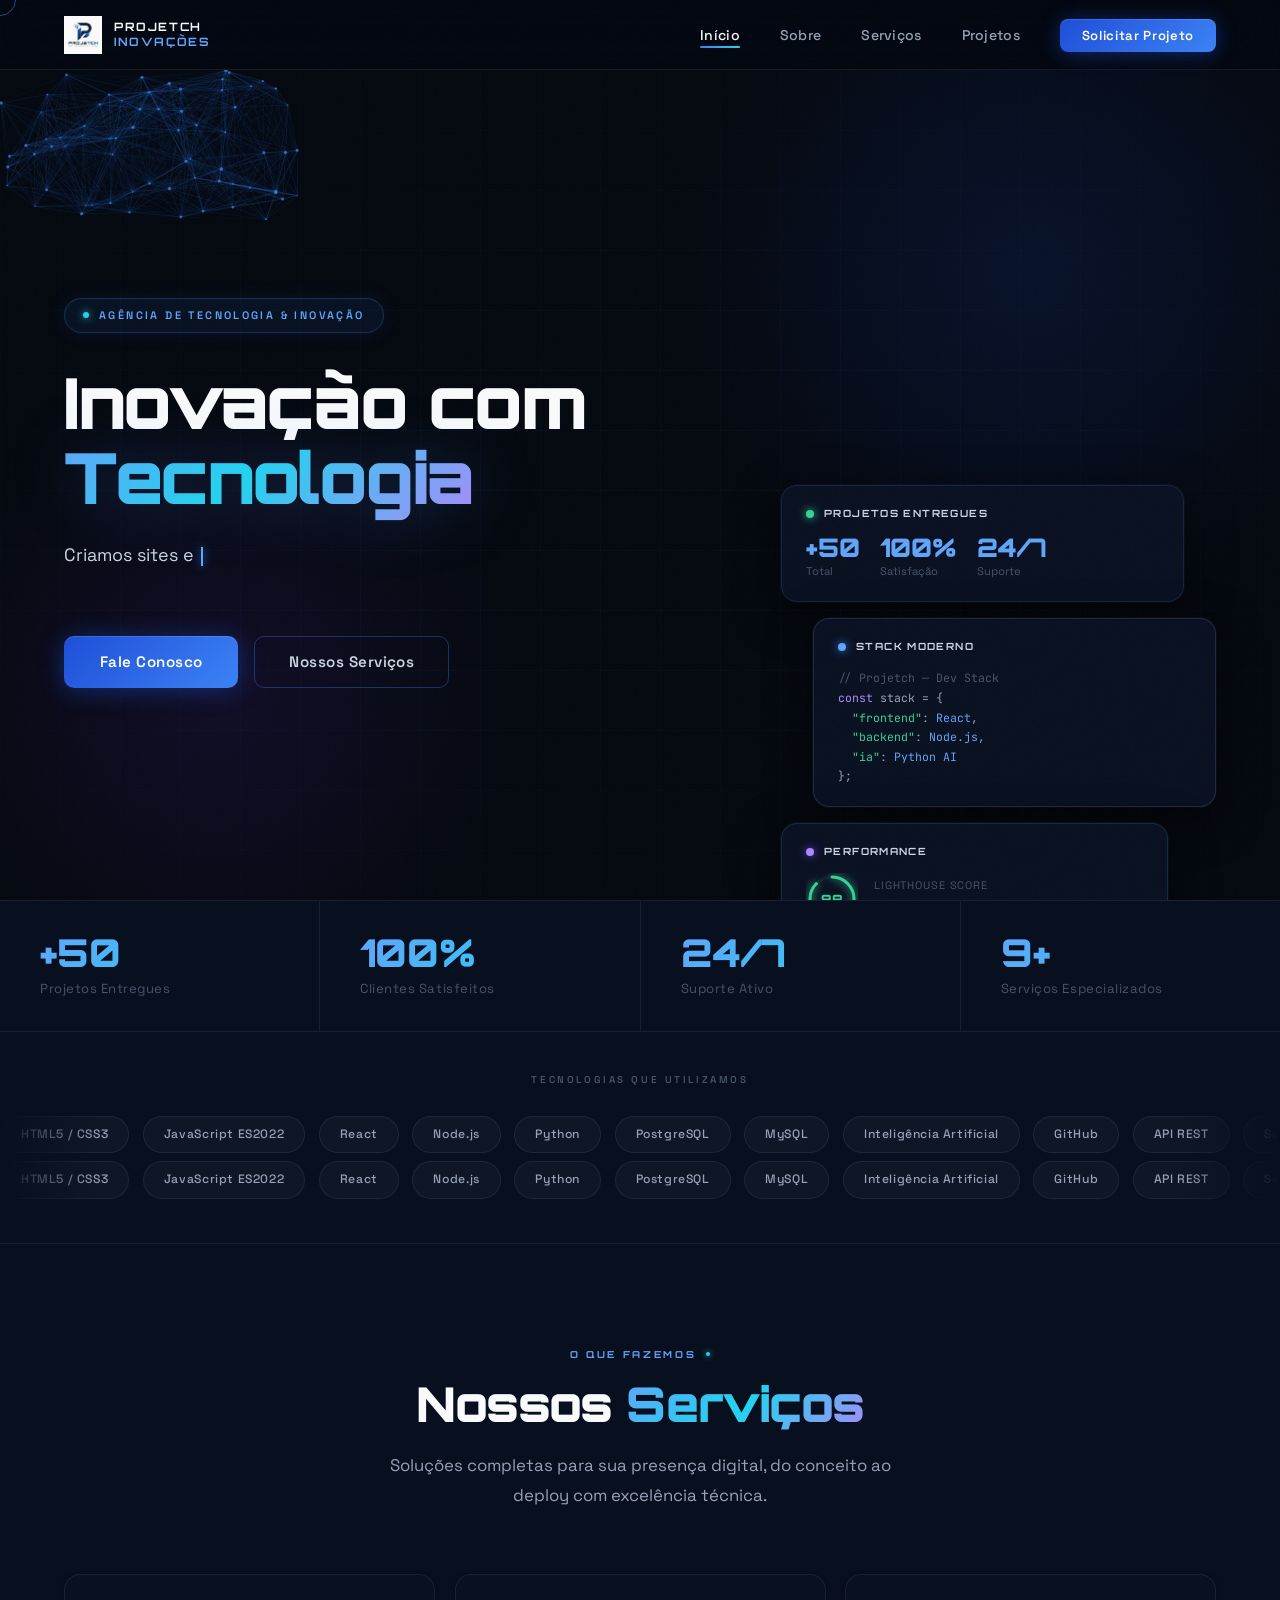
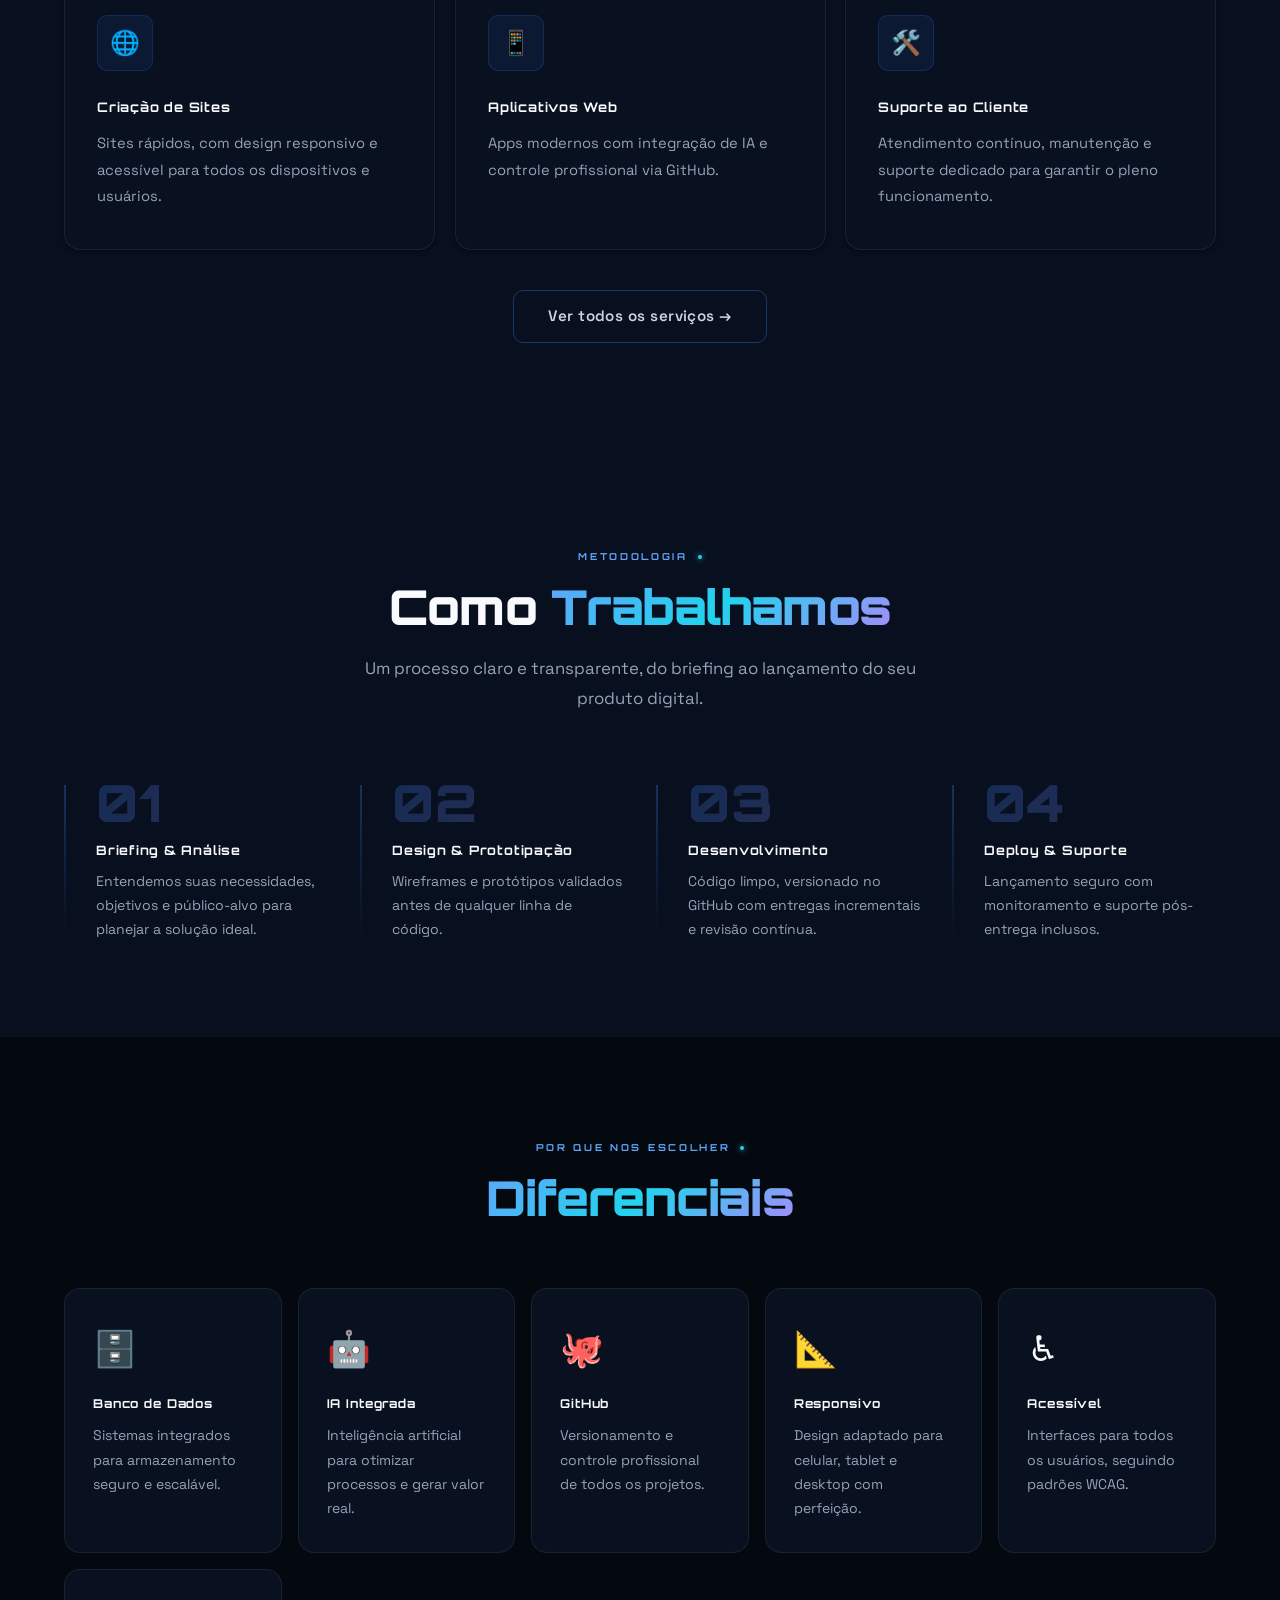
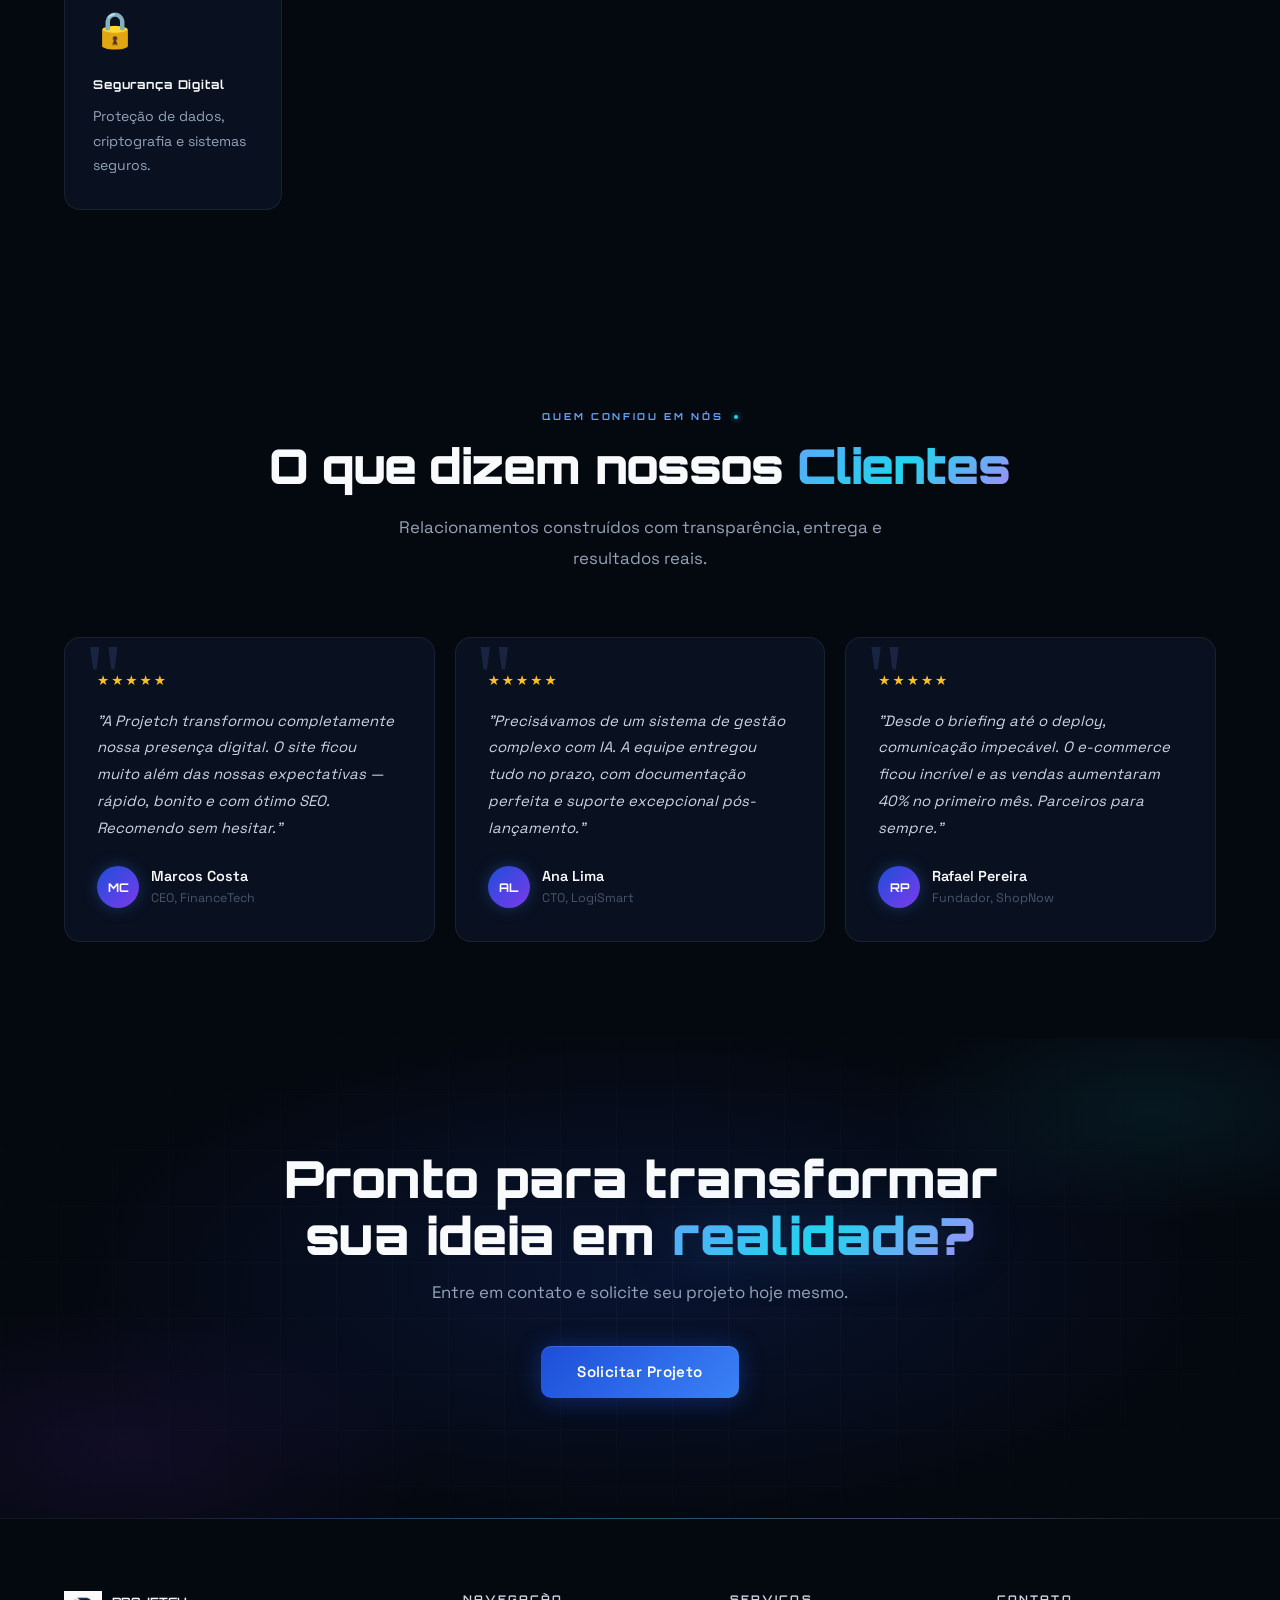
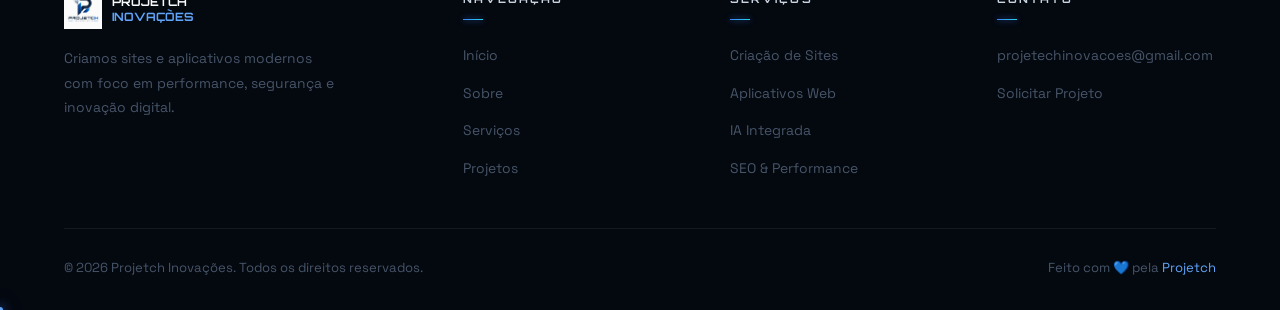
<file: index.html>
<!DOCTYPE html>
<html lang="pt-BR">
<head>
  <meta charset="UTF-8">
  <meta name="viewport" content="width=device-width, initial-scale=1.0">
  <meta name="description" content="Projetch Inovações — Agência de tecnologia especializada em sites, aplicativos, IA integrada e segurança digital.">
  <title>Projetch Inovações | Início</title>
  <link rel="preconnect" href="https://fonts.googleapis.com">
  <link rel="preconnect" href="https://fonts.gstatic.com" crossorigin>
  <link rel="stylesheet" href="style.css">
</head>
<body>

<!-- ══ LOADING SCREEN ══ -->
<div id="loader" aria-hidden="true">
  <div class="loader-logo">PROJETCH</div>
  <div class="loader-bar"><div class="loader-bar-fill"></div></div>
</div>

<!-- ══ NAV ══ -->
<nav role="navigation" aria-label="Navegação principal">
  <a class="nav-logo" href="index.html" aria-label="Projetch Inovações — Página inicial">
    <img src="logo_Projetch.png" alt="Logo Projetch" onerror="this.style.display='none'">
    <div class="nav-logo-text">PROJETCH<br><span>INOVAÇÕES</span></div>
  </a>
  <ul class="nav-links" role="list">
    <li><a href="index.html">Início</a></li>
    <li><a href="sobre.html">Sobre</a></li>
    <li><a href="servicos.html">Serviços</a></li>
    <li><a href="projetos.html">Projetos</a></li>
    <li><a href="contato.html" class="nav-cta">Solicitar Projeto</a></li>
  </ul>
  <button class="hamburger" id="hamburger" onclick="toggleMobile()" aria-label="Abrir menu" aria-expanded="false">
    <span></span><span></span><span></span>
  </button>
</nav>

<!-- ══ MOBILE MENU ══ -->
<nav class="mobile-menu" id="mobile-menu" aria-label="Menu mobile">
  <a href="index.html">Início</a>
  <a href="sobre.html">Sobre</a>
  <a href="servicos.html">Serviços</a>
  <a href="projetos.html">Projetos</a>
  <a href="contato.html">Solicitar Projeto</a>
</nav>

<!-- ══ HERO ══ -->
<div class="hero-wrap">
  <section class="hero" aria-label="Seção principal">
    <div class="hero-bg" aria-hidden="true"></div>
    <div class="hero-grid" aria-hidden="true"></div>
    <canvas id="hero-canvas" aria-hidden="true"></canvas>

    <div class="hero-content">
      <div class="hero-badge">Agência de Tecnologia &amp; Inovação</div>
      <h1>Inovação com<br><em>Tecnologia</em></h1>
      <div class="hero-typed-wrap" aria-live="polite"></div>
      <div class="hero-btns">
        <a class="btn-primary" href="contato.html">Fale Conosco</a>
        <a class="btn-ghost" href="servicos.html">Nossos Serviços</a>
      </div>
    </div>

    <!-- ── FLOATING CARDS ── -->
    <div class="hero-visual" aria-hidden="true">

      <!-- Card 1: Métricas de projeto -->
      <div class="hcard hcard-1">
        <div class="hcard-header">
          <div class="hcard-dot green"></div>
          <div class="hcard-title">Projetos Entregues</div>
        </div>
        <div class="hcard-stats">
          <div>
            <div class="hcard-stat-n">+50</div>
            <div class="hcard-stat-l">Total</div>
          </div>
          <div>
            <div class="hcard-stat-n">100%</div>
            <div class="hcard-stat-l">Satisfação</div>
          </div>
          <div>
            <div class="hcard-stat-n">24/7</div>
            <div class="hcard-stat-l">Suporte</div>
          </div>
        </div>
      </div>

      <!-- Card 2: Code snippet -->
      <div class="hcard hcard-2">
        <div class="hcard-header">
          <div class="hcard-dot blue"></div>
          <div class="hcard-title">Stack Moderno</div>
        </div>
        <div class="hcard-code">
          <span class="cm">// Projetch — Dev Stack</span><br>
          <span class="kw">const</span> stack = {<br>
          &nbsp;&nbsp;<span class="str">"frontend"</span>: <span class="fn">React</span>,<br>
          &nbsp;&nbsp;<span class="str">"backend"</span>: <span class="fn">Node.js</span>,<br>
          &nbsp;&nbsp;<span class="str">"ia"</span>: <span class="fn">Python AI</span><br>
          };
        </div>
      </div>

      <!-- Card 3: Performance score -->
      <div class="hcard hcard-3">
        <div class="hcard-header">
          <div class="hcard-dot purple"></div>
          <div class="hcard-title">Performance</div>
        </div>
        <div class="hcard-score">
          <div class="hcard-score-ring">
            <svg width="52" height="52" viewBox="0 0 52 52" aria-hidden="true">
              <circle class="bg" cx="26" cy="26" r="22"/>
              <circle class="fg" cx="26" cy="26" r="22"/>
            </svg>
            <div class="hcard-score-num">98</div>
          </div>
          <div class="hcard-score-info">
            <div class="hcard-score-label">Lighthouse Score</div>
            <div class="hcard-score-val">Excelente</div>
          </div>
        </div>
      </div>

    </div>
  </section>
</div>

<!-- ══ STATS BAR ══ -->
<div class="stats-bar" role="list" aria-label="Estatísticas da Projetch">
  <div class="stat-item reveal" role="listitem">
    <div class="stat-num">+50</div>
    <div class="stat-label">Projetos Entregues</div>
  </div>
  <div class="stat-item reveal" role="listitem">
    <div class="stat-num">100%</div>
    <div class="stat-label">Clientes Satisfeitos</div>
  </div>
  <div class="stat-item reveal" role="listitem">
    <div class="stat-num">24/7</div>
    <div class="stat-label">Suporte Ativo</div>
  </div>
  <div class="stat-item reveal" role="listitem">
    <div class="stat-num">9+</div>
    <div class="stat-label">Serviços Especializados</div>
  </div>
</div>

<!-- ══ TECH STRIP ══ -->
<div class="tech-section" aria-label="Tecnologias utilizadas">
  <div class="tech-label">Tecnologias que utilizamos</div>
  <div class="tech-track-wrap">
    <div class="tech-track" role="list">
      <div class="tech-pill" role="listitem">HTML5 / CSS3</div>
      <div class="tech-pill" role="listitem">JavaScript ES2022</div>
      <div class="tech-pill" role="listitem">React</div>
      <div class="tech-pill" role="listitem">Node.js</div>
      <div class="tech-pill" role="listitem">Python</div>
      <div class="tech-pill" role="listitem">PostgreSQL</div>
      <div class="tech-pill" role="listitem">MySQL</div>
      <div class="tech-pill" role="listitem">Inteligência Artificial</div>
      <div class="tech-pill" role="listitem">GitHub</div>
      <div class="tech-pill" role="listitem">API REST</div>
      <div class="tech-pill" role="listitem">Segurança Digital</div>
      <div class="tech-pill" role="listitem">PWA</div>
      <div class="tech-pill" role="listitem">SEO</div>
      <div class="tech-pill" role="listitem">Docker</div>
    </div>
  </div>
</div>

<!-- ══ SERVIÇOS PREVIEW ══ -->
<section class="home-services" aria-labelledby="services-title">
  <div class="section-head center">
    <div class="section-label reveal">O que fazemos</div>
    <h2 class="section-title reveal" id="services-title">Nossos <span class="hl">Serviços</span></h2>
    <p class="section-sub reveal">Soluções completas para sua presença digital, do conceito ao deploy com excelência técnica.</p>
  </div>
  <div class="home-services-grid">
    <article class="service-card reveal">
      <div class="service-icon" aria-hidden="true">🌐</div>
      <h3>Criação de Sites</h3>
      <p>Sites rápidos, com design responsivo e acessível para todos os dispositivos e usuários.</p>
      <div class="card-accent" aria-hidden="true"></div>
    </article>
    <article class="service-card reveal">
      <div class="service-icon" aria-hidden="true">📱</div>
      <h3>Aplicativos Web</h3>
      <p>Apps modernos com integração de IA e controle profissional via GitHub.</p>
      <div class="card-accent" aria-hidden="true"></div>
    </article>
    <article class="service-card reveal">
      <div class="service-icon" aria-hidden="true">🛠️</div>
      <h3>Suporte ao Cliente</h3>
      <p>Atendimento contínuo, manutenção e suporte dedicado para garantir o pleno funcionamento.</p>
      <div class="card-accent" aria-hidden="true"></div>
    </article>
  </div>
  <div style="text-align:center; margin-top:2.5rem;">
    <a class="btn-ghost" href="servicos.html">Ver todos os serviços →</a>
  </div>
</section>

<!-- ══ COMO TRABALHAMOS ══ -->
<section class="process-section" aria-labelledby="process-title">
  <div class="section-head center">
    <div class="section-label reveal">Metodologia</div>
    <h2 class="section-title reveal" id="process-title">Como <span class="hl">Trabalhamos</span></h2>
    <p class="section-sub reveal">Um processo claro e transparente, do briefing ao lançamento do seu produto digital.</p>
  </div>
  <div class="process-grid">
    <div class="process-card reveal">
      <span class="process-num">01</span>
      <h4>Briefing &amp; Análise</h4>
      <p>Entendemos suas necessidades, objetivos e público-alvo para planejar a solução ideal.</p>
    </div>
    <div class="process-card reveal">
      <span class="process-num">02</span>
      <h4>Design &amp; Prototipação</h4>
      <p>Wireframes e protótipos validados antes de qualquer linha de código.</p>
    </div>
    <div class="process-card reveal">
      <span class="process-num">03</span>
      <h4>Desenvolvimento</h4>
      <p>Código limpo, versionado no GitHub com entregas incrementais e revisão contínua.</p>
    </div>
    <div class="process-card reveal">
      <span class="process-num">04</span>
      <h4>Deploy &amp; Suporte</h4>
      <p>Lançamento seguro com monitoramento e suporte pós-entrega inclusos.</p>
    </div>
  </div>
</section>

<!-- ══ DIFERENCIAIS ══ -->
<section class="home-diff" aria-labelledby="diff-title">
  <div class="section-head center">
    <div class="section-label reveal">Por que nos escolher</div>
    <h2 class="section-title reveal" id="diff-title"><span class="hl">Diferenciais</span></h2>
  </div>
  <div class="home-diff-grid">
    <article class="diff-card reveal">
      <span class="diff-icon" aria-hidden="true">🗄️</span>
      <h4>Banco de Dados</h4>
      <p>Sistemas integrados para armazenamento seguro e escalável.</p>
    </article>
    <article class="diff-card reveal">
      <span class="diff-icon" aria-hidden="true">🤖</span>
      <h4>IA Integrada</h4>
      <p>Inteligência artificial para otimizar processos e gerar valor real.</p>
    </article>
    <article class="diff-card reveal">
      <span class="diff-icon" aria-hidden="true">🐙</span>
      <h4>GitHub</h4>
      <p>Versionamento e controle profissional de todos os projetos.</p>
    </article>
    <article class="diff-card reveal">
      <span class="diff-icon" aria-hidden="true">📐</span>
      <h4>Responsivo</h4>
      <p>Design adaptado para celular, tablet e desktop com perfeição.</p>
    </article>
    <article class="diff-card reveal">
      <span class="diff-icon" aria-hidden="true">♿</span>
      <h4>Acessível</h4>
      <p>Interfaces para todos os usuários, seguindo padrões WCAG.</p>
    </article>
    <article class="diff-card reveal">
      <span class="diff-icon" aria-hidden="true">🔒</span>
      <h4>Segurança Digital</h4>
      <p>Proteção de dados, criptografia e sistemas seguros.</p>
    </article>
  </div>
</section>

<!-- ══ DEPOIMENTOS ══ -->
<section class="testimonials-section" aria-labelledby="testimonials-title">
  <div class="section-head center">
    <div class="section-label reveal">Quem confiou em nós</div>
    <h2 class="section-title reveal" id="testimonials-title">O que dizem nossos <span class="hl">Clientes</span></h2>
    <p class="section-sub reveal">Relacionamentos construídos com transparência, entrega e resultados reais.</p>
  </div>
  <div class="testimonials-grid">
    <article class="testimonial-card reveal">
      <div class="t-stars" aria-label="5 estrelas">★★★★★</div>
      <p class="t-text">"A Projetch transformou completamente nossa presença digital. O site ficou muito além das nossas expectativas — rápido, bonito e com ótimo SEO. Recomendo sem hesitar."</p>
      <div class="t-author">
        <div class="t-avatar" aria-hidden="true">MC</div>
        <div>
          <div class="t-name">Marcos Costa</div>
          <div class="t-role">CEO, FinanceTech</div>
        </div>
      </div>
    </article>
    <article class="testimonial-card reveal">
      <div class="t-stars" aria-label="5 estrelas">★★★★★</div>
      <p class="t-text">"Precisávamos de um sistema de gestão complexo com IA. A equipe entregou tudo no prazo, com documentação perfeita e suporte excepcional pós-lançamento."</p>
      <div class="t-author">
        <div class="t-avatar" aria-hidden="true">AL</div>
        <div>
          <div class="t-name">Ana Lima</div>
          <div class="t-role">CTO, LogiSmart</div>
        </div>
      </div>
    </article>
    <article class="testimonial-card reveal">
      <div class="t-stars" aria-label="5 estrelas">★★★★★</div>
      <p class="t-text">"Desde o briefing até o deploy, comunicação impecável. O e-commerce ficou incrível e as vendas aumentaram 40% no primeiro mês. Parceiros para sempre."</p>
      <div class="t-author">
        <div class="t-avatar" aria-hidden="true">RP</div>
        <div>
          <div class="t-name">Rafael Pereira</div>
          <div class="t-role">Fundador, ShopNow</div>
        </div>
      </div>
    </article>
  </div>
</section>

<!-- ══ CTA ══ -->
<section class="cta-section" aria-labelledby="cta-title">
  <h2 class="reveal" id="cta-title">Pronto para transformar<br>sua ideia em <span class="hl">realidade?</span></h2>
  <p class="reveal">Entre em contato e solicite seu projeto hoje mesmo.</p>
  <a class="btn-primary reveal" href="contato.html">Solicitar Projeto</a>
</section>

<!-- ══ FOOTER ══ -->
<footer role="contentinfo">
  <div class="footer-inner">
    <div class="footer-brand">
      <div class="fb-logo">
        <img src="logo_Projetch.png" alt="Projetch" onerror="this.style.display='none'">
        <div class="fb-logo-text">PROJETCH<br><span>INOVAÇÕES</span></div>
      </div>
      <p>Criamos sites e aplicativos modernos com foco em performance, segurança e inovação digital.</p>
    </div>
    <div class="footer-col">
      <h5>Navegação</h5>
      <ul>
        <li><a href="index.html">Início</a></li>
        <li><a href="sobre.html">Sobre</a></li>
        <li><a href="servicos.html">Serviços</a></li>
        <li><a href="projetos.html">Projetos</a></li>
      </ul>
    </div>
    <div class="footer-col">
      <h5>Serviços</h5>
      <ul>
        <li><a href="servicos.html">Criação de Sites</a></li>
        <li><a href="servicos.html">Aplicativos Web</a></li>
        <li><a href="servicos.html">IA Integrada</a></li>
        <li><a href="servicos.html">SEO &amp; Performance</a></li>
      </ul>
    </div>
    <div class="footer-col">
      <h5>Contato</h5>
      <ul>
        <li><a href="mailto:projetechinovacoes@gmail.com">projetechinovacoes@gmail.com</a></li>
        <li><a href="contato.html">Solicitar Projeto</a></li>
      </ul>
    </div>
  </div>
  <div class="footer-bottom">
    <p>© 2026 Projetch Inovações. Todos os direitos reservados.</p>
    <p>Feito com 💙 pela <a href="index.html">Projetch</a></p>
  </div>
</footer>

<div class="toast" id="toast" role="status" aria-live="polite"></div>
<script src="main.js"></script>
</body>
</html>
</file>
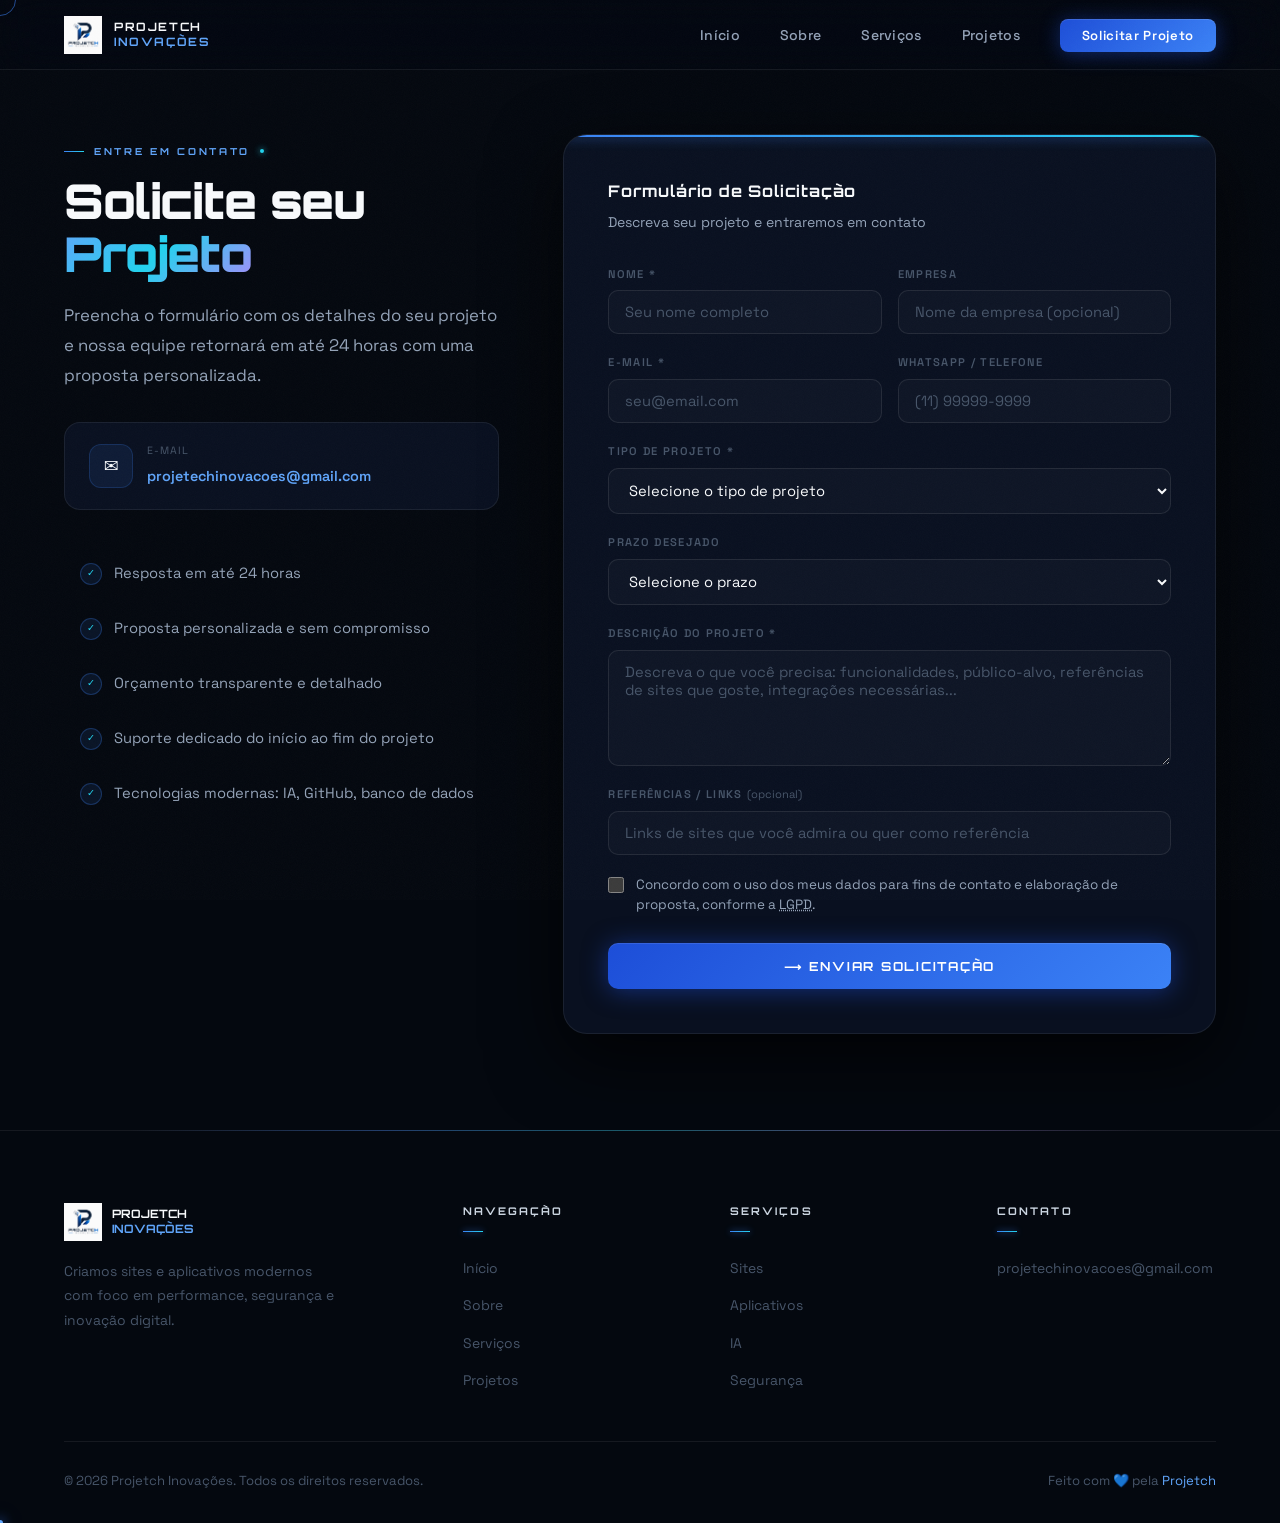
<file: contato.html>
<!DOCTYPE html>
<html lang="pt-BR">
<head>
  <meta charset="UTF-8">
  <meta name="viewport" content="width=device-width, initial-scale=1.0">
  <meta name="description" content="Entre em contato com a Projetch Inovações — solicite seu projeto e receba uma proposta personalizada em até 24h.">
  <title>Projetch Inovações | Contato</title>
  <link rel="preconnect" href="https://fonts.googleapis.com">
  <link rel="preconnect" href="https://fonts.gstatic.com" crossorigin>
  <link rel="stylesheet" href="style.css">
</head>
<body>

<!-- ══ LOADING SCREEN ══ -->
<div id="loader" aria-hidden="true">
  <div class="loader-logo">PROJETCH</div>
  <div class="loader-bar"><div class="loader-bar-fill"></div></div>
</div>

<!-- ══ NAV ══ -->
<nav role="navigation" aria-label="Navegação principal">
  <a class="nav-logo" href="index.html" aria-label="Projetch Inovações — Página inicial">
    <img src="logo_Projetch.png" alt="Logo Projetch" onerror="this.style.display='none'">
    <div class="nav-logo-text">PROJETCH<br><span>INOVAÇÕES</span></div>
  </a>
  <ul class="nav-links" role="list">
    <li><a href="index.html">Início</a></li>
    <li><a href="sobre.html">Sobre</a></li>
    <li><a href="servicos.html">Serviços</a></li>
    <li><a href="projetos.html">Projetos</a></li>
    <li><a href="contato.html" class="nav-cta">Solicitar Projeto</a></li>
  </ul>
  <button class="hamburger" id="hamburger" onclick="toggleMobile()" aria-label="Abrir menu" aria-expanded="false">
    <span></span><span></span><span></span>
  </button>
</nav>

<!-- ══ MOBILE MENU ══ -->
<nav class="mobile-menu" id="mobile-menu" aria-label="Menu mobile">
  <a href="index.html">Início</a>
  <a href="sobre.html">Sobre</a>
  <a href="servicos.html">Serviços</a>
  <a href="projetos.html">Projetos</a>
  <a href="contato.html">Solicitar Projeto</a>
</nav>

<!-- ══ CONTATO WRAPPER ══ -->
<main class="contact-wrapper" style="padding-top: calc(70px + 4rem);">

  <!-- ── INFO ── -->
  <aside class="contact-info">
    <div class="section-label reveal">Entre em contato</div>
    <h1 class="section-title reveal">Solicite seu<br><span class="hl">Projeto</span></h1>
    <p class="section-sub reveal">
      Preencha o formulário com os detalhes do seu projeto e nossa equipe retornará em até 24 horas com uma proposta personalizada.
    </p>

    <a class="ci-email reveal" href="mailto:projetechinovacoes@gmail.com" aria-label="Enviar e-mail para projetechinovacoes@gmail.com">
      <div class="ci-icon" aria-hidden="true">✉️</div>
      <div>
        <div class="ci-label">E-mail</div>
        <span>projetechinovacoes@gmail.com</span>
      </div>
    </a>

    <ul class="features-list" role="list">
      <li class="feature-item reveal" role="listitem">
        <div class="feature-check" aria-hidden="true">✓</div>
        <p>Resposta em até 24 horas</p>
      </li>
      <li class="feature-item reveal" role="listitem">
        <div class="feature-check" aria-hidden="true">✓</div>
        <p>Proposta personalizada e sem compromisso</p>
      </li>
      <li class="feature-item reveal" role="listitem">
        <div class="feature-check" aria-hidden="true">✓</div>
        <p>Orçamento transparente e detalhado</p>
      </li>
      <li class="feature-item reveal" role="listitem">
        <div class="feature-check" aria-hidden="true">✓</div>
        <p>Suporte dedicado do início ao fim do projeto</p>
      </li>
      <li class="feature-item reveal" role="listitem">
        <div class="feature-check" aria-hidden="true">✓</div>
        <p>Tecnologias modernas: IA, GitHub, banco de dados</p>
      </li>
    </ul>
  </aside>

  <!-- ── FORMULÁRIO ── -->
  <div class="contact-form-wrap reveal" role="region" aria-label="Formulário de solicitação de projeto">

    <div id="form-area">
      <div class="form-title">Formulário de Solicitação</div>
      <div class="form-sub">Descreva seu projeto e entraremos em contato</div>

      <div class="form-row">
        <div class="form-group">
          <label for="f-nome">Nome <span aria-hidden="true">*</span></label>
          <input type="text" id="f-nome" name="nome" placeholder="Seu nome completo" autocomplete="name" required>
        </div>
        <div class="form-group">
          <label for="f-empresa">Empresa</label>
          <input type="text" id="f-empresa" name="empresa" placeholder="Nome da empresa (opcional)" autocomplete="organization">
        </div>
      </div>

      <div class="form-row">
        <div class="form-group">
          <label for="f-email">E-mail <span aria-hidden="true">*</span></label>
          <input type="email" id="f-email" name="email" placeholder="seu@email.com" autocomplete="email" required>
        </div>
        <div class="form-group">
          <label for="f-tel">WhatsApp / Telefone</label>
          <input type="tel" id="f-tel" name="telefone" placeholder="(11) 99999-9999" autocomplete="tel">
        </div>
      </div>

      <div class="form-group">
        <label for="f-tipo">Tipo de Projeto <span aria-hidden="true">*</span></label>
        <select id="f-tipo" name="tipo_projeto" required>
          <option value="" disabled selected>Selecione o tipo de projeto</option>
          <option value="site">Site Institucional / Landing Page</option>
          <option value="ecommerce">E-commerce / Loja Virtual</option>
          <option value="app">Aplicativo Web</option>
          <option value="sistema">Sistema / Software</option>
          <option value="ia">Integração com IA</option>
          <option value="suporte">Manutenção / Suporte</option>
          <option value="outro">Outro</option>
        </select>
      </div>

      <div class="form-group">
        <label for="f-prazo">Prazo Desejado</label>
        <select id="f-prazo" name="prazo">
          <option value="" disabled selected>Selecione o prazo</option>
          <option value="urgente">Urgente (até 2 semanas)</option>
          <option value="1mes">1 mês</option>
          <option value="2mes">2 meses</option>
          <option value="3mes">3 meses ou mais</option>
          <option value="flexivel">Flexível</option>
        </select>
      </div>

      <div class="form-group">
        <label for="f-desc">Descrição do Projeto <span aria-hidden="true">*</span></label>
        <textarea id="f-desc" name="descricao" rows="5" placeholder="Descreva o que você precisa: funcionalidades, público-alvo, referências de sites que goste, integrações necessárias..." required></textarea>
      </div>

      <div class="form-group">
        <label for="f-refs">Referências / Links <span style="font-weight:400;text-transform:none;letter-spacing:0">(opcional)</span></label>
        <input type="text" id="f-refs" name="referencias" placeholder="Links de sites que você admira ou quer como referência">
      </div>

      <div class="form-check">
        <input type="checkbox" id="f-lgpd" name="lgpd" required>
        <label for="f-lgpd">Concordo com o uso dos meus dados para fins de contato e elaboração de proposta, conforme a <abbr title="Lei Geral de Proteção de Dados">LGPD</abbr>.</label>
      </div>

      <button class="btn-submit" id="btn-submit" type="button" onclick="submitForm()" aria-label="Enviar solicitação de projeto">
        <span>⟶ ENVIAR SOLICITAÇÃO</span>
      </button>
    </div>

    <!-- Sucesso -->
    <div class="form-success" id="form-success" role="status" aria-live="polite">
      <div class="success-icon" aria-hidden="true">✅</div>
      <h3>Solicitação Enviada!</h3>
      <p>
        Recebemos seu projeto e entraremos em contato em até 24h pelo e-mail informado.<br><br>
        Você também pode nos contatar diretamente em<br>
        <a href="mailto:projetechinovacoes@gmail.com" style="color:var(--blue-l)">projetechinovacoes@gmail.com</a>
      </p>
      <button class="btn-ghost" onclick="resetForm()" style="margin-top:1.5rem">Enviar outra solicitação</button>
    </div>

  </div>
</main>

<!-- ══ FOOTER ══ -->
<footer role="contentinfo">
  <div class="footer-inner">
    <div class="footer-brand">
      <div class="fb-logo">
        <img src="logo_Projetch.png" alt="Projetch" onerror="this.style.display='none'">
        <div class="fb-logo-text">PROJETCH<br><span>INOVAÇÕES</span></div>
      </div>
      <p>Criamos sites e aplicativos modernos com foco em performance, segurança e inovação digital.</p>
    </div>
    <div class="footer-col">
      <h5>Navegação</h5>
      <ul>
        <li><a href="index.html">Início</a></li>
        <li><a href="sobre.html">Sobre</a></li>
        <li><a href="servicos.html">Serviços</a></li>
        <li><a href="projetos.html">Projetos</a></li>
      </ul>
    </div>
    <div class="footer-col">
      <h5>Serviços</h5>
      <ul>
        <li><a href="servicos.html">Sites</a></li>
        <li><a href="servicos.html">Aplicativos</a></li>
        <li><a href="servicos.html">IA</a></li>
        <li><a href="servicos.html">Segurança</a></li>
      </ul>
    </div>
    <div class="footer-col">
      <h5>Contato</h5>
      <ul>
        <li><a href="mailto:projetechinovacoes@gmail.com">projetechinovacoes@gmail.com</a></li>
      </ul>
    </div>
  </div>
  <div class="footer-bottom">
    <p>© 2026 Projetch Inovações. Todos os direitos reservados.</p>
    <p>Feito com 💙 pela <a href="index.html">Projetch</a></p>
  </div>
</footer>

<div class="toast" id="toast" role="status" aria-live="polite"></div>
<script src="main.js"></script>
</body>
</html>
</file>
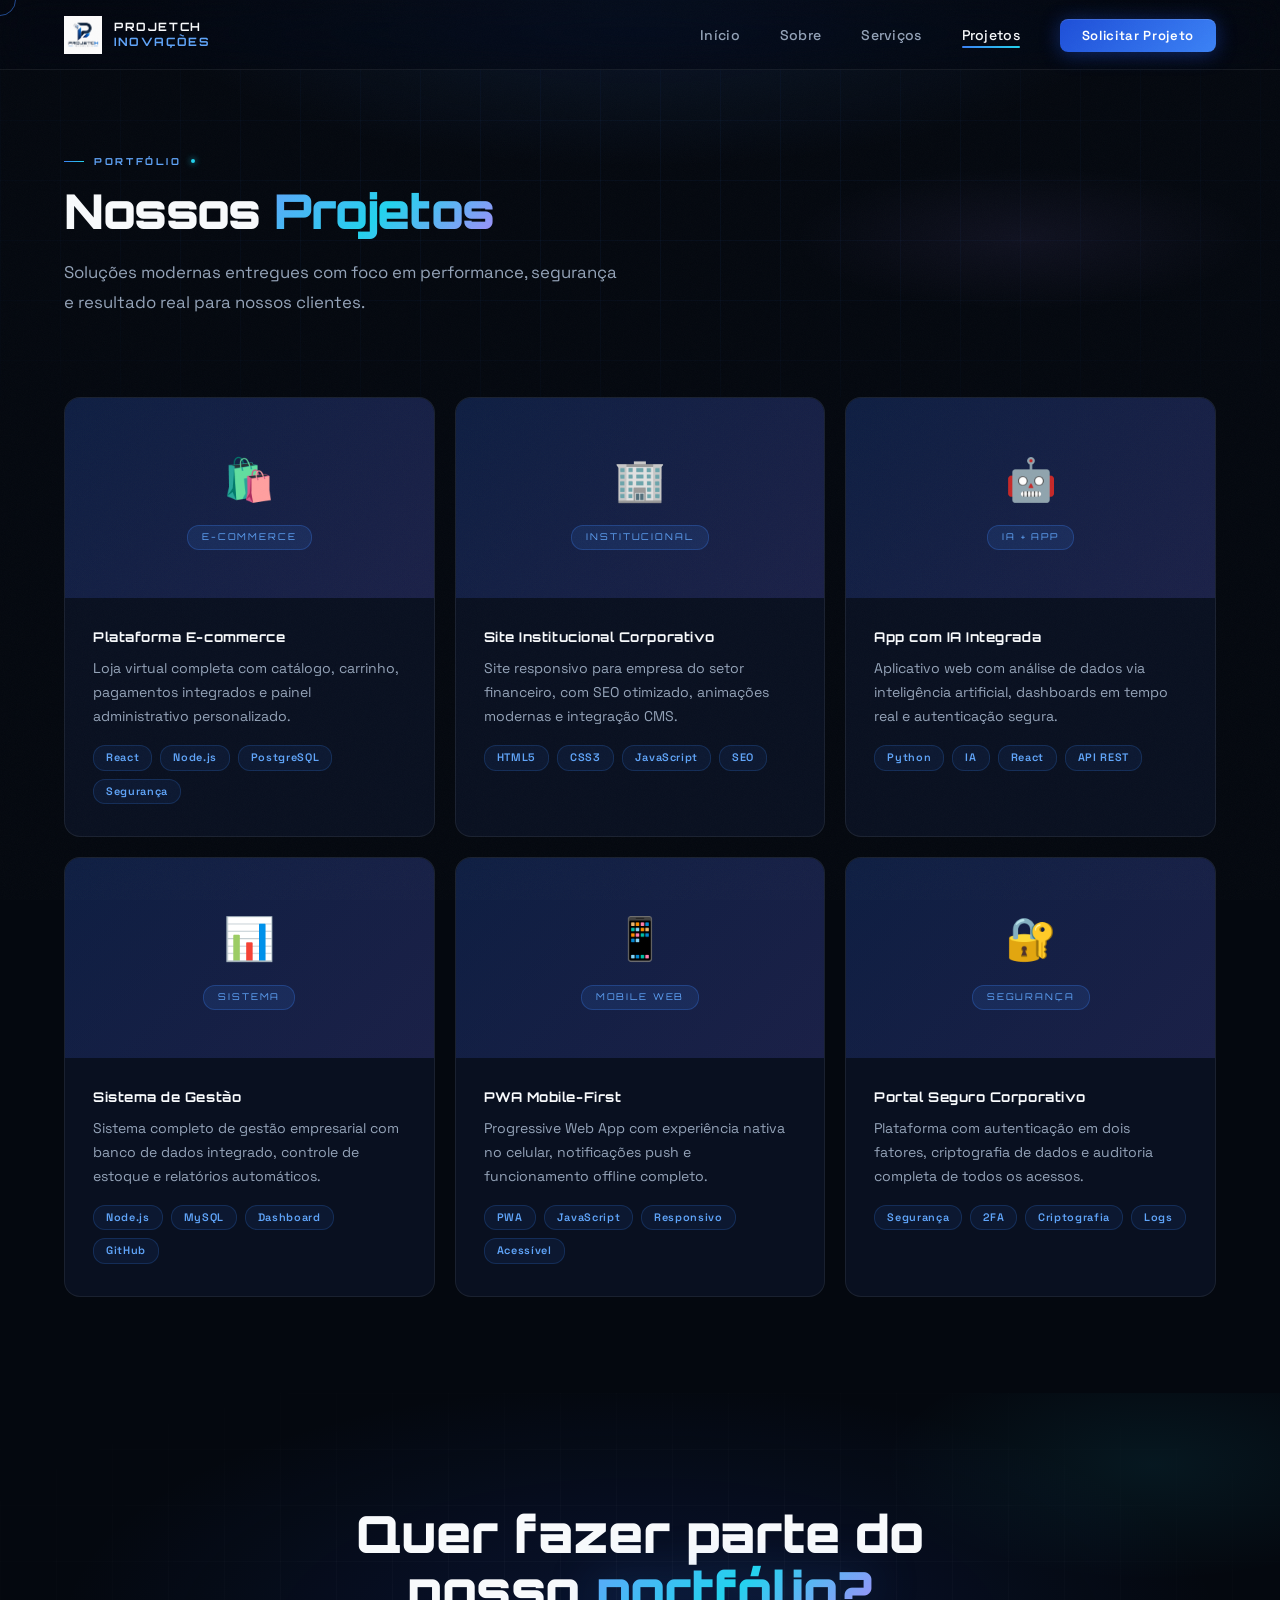
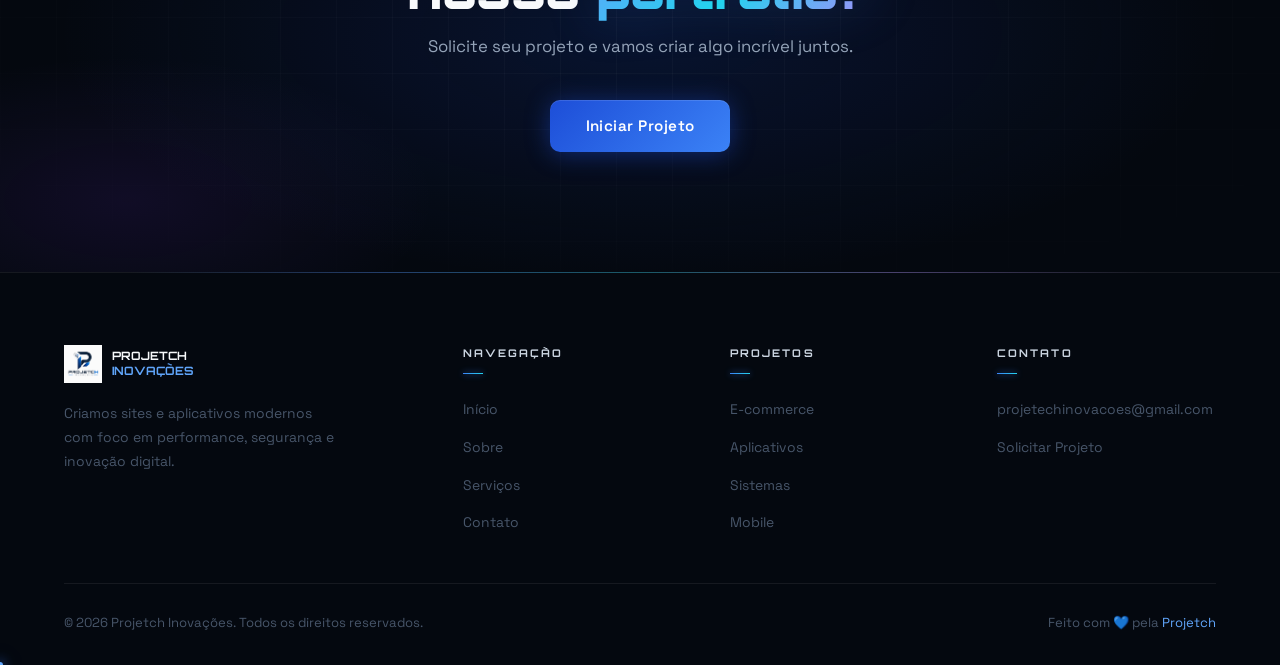
<file: projetos.html>
<!DOCTYPE html>
<html lang="pt-BR">
<head>
  <meta charset="UTF-8">
  <meta name="viewport" content="width=device-width, initial-scale=1.0">
  <meta name="description" content="Portfólio de projetos da Projetch Inovações — e-commerce, apps com IA, sistemas, PWA e segurança digital.">
  <title>Projetch Inovações | Projetos</title>
  <link rel="preconnect" href="https://fonts.googleapis.com">
  <link rel="preconnect" href="https://fonts.gstatic.com" crossorigin>
  <link rel="stylesheet" href="style.css">
</head>
<body>

<!-- ══ LOADING SCREEN ══ -->
<div id="loader" aria-hidden="true">
  <div class="loader-logo">PROJETCH</div>
  <div class="loader-bar"><div class="loader-bar-fill"></div></div>
</div>

<!-- ══ NAV ══ -->
<nav role="navigation" aria-label="Navegação principal">
  <a class="nav-logo" href="index.html" aria-label="Projetch Inovações — Página inicial">
    <img src="logo_Projetch.png" alt="Logo Projetch" onerror="this.style.display='none'">
    <div class="nav-logo-text">PROJETCH<br><span>INOVAÇÕES</span></div>
  </a>
  <ul class="nav-links" role="list">
    <li><a href="index.html">Início</a></li>
    <li><a href="sobre.html">Sobre</a></li>
    <li><a href="servicos.html">Serviços</a></li>
    <li><a href="projetos.html">Projetos</a></li>
    <li><a href="contato.html" class="nav-cta">Solicitar Projeto</a></li>
  </ul>
  <button class="hamburger" id="hamburger" onclick="toggleMobile()" aria-label="Abrir menu" aria-expanded="false">
    <span></span><span></span><span></span>
  </button>
</nav>

<!-- ══ MOBILE MENU ══ -->
<nav class="mobile-menu" id="mobile-menu" aria-label="Menu mobile">
  <a href="index.html">Início</a>
  <a href="sobre.html">Sobre</a>
  <a href="servicos.html">Serviços</a>
  <a href="projetos.html">Projetos</a>
  <a href="contato.html">Solicitar Projeto</a>
</nav>

<!-- ══ PAGE HEADER ══ -->
<header class="page-header">
  <div class="section-label reveal">Portfólio</div>
  <h1 class="section-title reveal">Nossos <span class="hl">Projetos</span></h1>
  <p class="section-sub reveal">Soluções modernas entregues com foco em performance, segurança e resultado real para nossos clientes.</p>
</header>

<!-- ══ GRID DE PROJETOS ══ -->
<main>
  <div class="projects-grid" role="list" aria-label="Portfólio de projetos">

    <article class="project-card reveal" role="listitem">
      <div class="project-thumb">
        <div class="project-thumb-overlay"></div>
        <div class="project-thumb-content">
          <div class="p-icon" aria-hidden="true">🛍️</div>
          <div class="p-tag">E-COMMERCE</div>
        </div>
      </div>
      <div class="project-body">
        <h3>Plataforma E-commerce</h3>
        <p>Loja virtual completa com catálogo, carrinho, pagamentos integrados e painel administrativo personalizado.</p>
        <div class="project-tags" aria-label="Tecnologias utilizadas">
          <span>React</span><span>Node.js</span><span>PostgreSQL</span><span>Segurança</span>
        </div>
      </div>
    </article>

    <article class="project-card reveal" role="listitem">
      <div class="project-thumb">
        <div class="project-thumb-overlay"></div>
        <div class="project-thumb-content">
          <div class="p-icon" aria-hidden="true">🏢</div>
          <div class="p-tag">INSTITUCIONAL</div>
        </div>
      </div>
      <div class="project-body">
        <h3>Site Institucional Corporativo</h3>
        <p>Site responsivo para empresa do setor financeiro, com SEO otimizado, animações modernas e integração CMS.</p>
        <div class="project-tags" aria-label="Tecnologias utilizadas">
          <span>HTML5</span><span>CSS3</span><span>JavaScript</span><span>SEO</span>
        </div>
      </div>
    </article>

    <article class="project-card reveal" role="listitem">
      <div class="project-thumb">
        <div class="project-thumb-overlay"></div>
        <div class="project-thumb-content">
          <div class="p-icon" aria-hidden="true">🤖</div>
          <div class="p-tag">IA + APP</div>
        </div>
      </div>
      <div class="project-body">
        <h3>App com IA Integrada</h3>
        <p>Aplicativo web com análise de dados via inteligência artificial, dashboards em tempo real e autenticação segura.</p>
        <div class="project-tags" aria-label="Tecnologias utilizadas">
          <span>Python</span><span>IA</span><span>React</span><span>API REST</span>
        </div>
      </div>
    </article>

    <article class="project-card reveal" role="listitem">
      <div class="project-thumb">
        <div class="project-thumb-overlay"></div>
        <div class="project-thumb-content">
          <div class="p-icon" aria-hidden="true">📊</div>
          <div class="p-tag">SISTEMA</div>
        </div>
      </div>
      <div class="project-body">
        <h3>Sistema de Gestão</h3>
        <p>Sistema completo de gestão empresarial com banco de dados integrado, controle de estoque e relatórios automáticos.</p>
        <div class="project-tags" aria-label="Tecnologias utilizadas">
          <span>Node.js</span><span>MySQL</span><span>Dashboard</span><span>GitHub</span>
        </div>
      </div>
    </article>

    <article class="project-card reveal" role="listitem">
      <div class="project-thumb">
        <div class="project-thumb-overlay"></div>
        <div class="project-thumb-content">
          <div class="p-icon" aria-hidden="true">📱</div>
          <div class="p-tag">MOBILE WEB</div>
        </div>
      </div>
      <div class="project-body">
        <h3>PWA Mobile-First</h3>
        <p>Progressive Web App com experiência nativa no celular, notificações push e funcionamento offline completo.</p>
        <div class="project-tags" aria-label="Tecnologias utilizadas">
          <span>PWA</span><span>JavaScript</span><span>Responsivo</span><span>Acessível</span>
        </div>
      </div>
    </article>

    <article class="project-card reveal" role="listitem">
      <div class="project-thumb">
        <div class="project-thumb-overlay"></div>
        <div class="project-thumb-content">
          <div class="p-icon" aria-hidden="true">🔐</div>
          <div class="p-tag">SEGURANÇA</div>
        </div>
      </div>
      <div class="project-body">
        <h3>Portal Seguro Corporativo</h3>
        <p>Plataforma com autenticação em dois fatores, criptografia de dados e auditoria completa de todos os acessos.</p>
        <div class="project-tags" aria-label="Tecnologias utilizadas">
          <span>Segurança</span><span>2FA</span><span>Criptografia</span><span>Logs</span>
        </div>
      </div>
    </article>

  </div>
</main>

<!-- ══ CTA ══ -->
<section class="cta-section" aria-labelledby="cta-title">
  <h2 class="reveal" id="cta-title">Quer fazer parte do<br>nosso <span class="hl">portfólio?</span></h2>
  <p class="reveal">Solicite seu projeto e vamos criar algo incrível juntos.</p>
  <a class="btn-primary reveal" href="contato.html">Iniciar Projeto</a>
</section>

<!-- ══ FOOTER ══ -->
<footer role="contentinfo">
  <div class="footer-inner">
    <div class="footer-brand">
      <div class="fb-logo">
        <img src="logo_Projetch.png" alt="Projetch" onerror="this.style.display='none'">
        <div class="fb-logo-text">PROJETCH<br><span>INOVAÇÕES</span></div>
      </div>
      <p>Criamos sites e aplicativos modernos com foco em performance, segurança e inovação digital.</p>
    </div>
    <div class="footer-col">
      <h5>Navegação</h5>
      <ul>
        <li><a href="index.html">Início</a></li>
        <li><a href="sobre.html">Sobre</a></li>
        <li><a href="servicos.html">Serviços</a></li>
        <li><a href="contato.html">Contato</a></li>
      </ul>
    </div>
    <div class="footer-col">
      <h5>Projetos</h5>
      <ul>
        <li><a href="projetos.html">E-commerce</a></li>
        <li><a href="projetos.html">Aplicativos</a></li>
        <li><a href="projetos.html">Sistemas</a></li>
        <li><a href="projetos.html">Mobile</a></li>
      </ul>
    </div>
    <div class="footer-col">
      <h5>Contato</h5>
      <ul>
        <li><a href="mailto:projetechinovacoes@gmail.com">projetechinovacoes@gmail.com</a></li>
        <li><a href="contato.html">Solicitar Projeto</a></li>
      </ul>
    </div>
  </div>
  <div class="footer-bottom">
    <p>© 2026 Projetch Inovações. Todos os direitos reservados.</p>
    <p>Feito com 💙 pela <a href="index.html">Projetch</a></p>
  </div>
</footer>

<div class="toast" id="toast" role="status" aria-live="polite"></div>
<script src="main.js"></script>
</body>
</html>
</file>
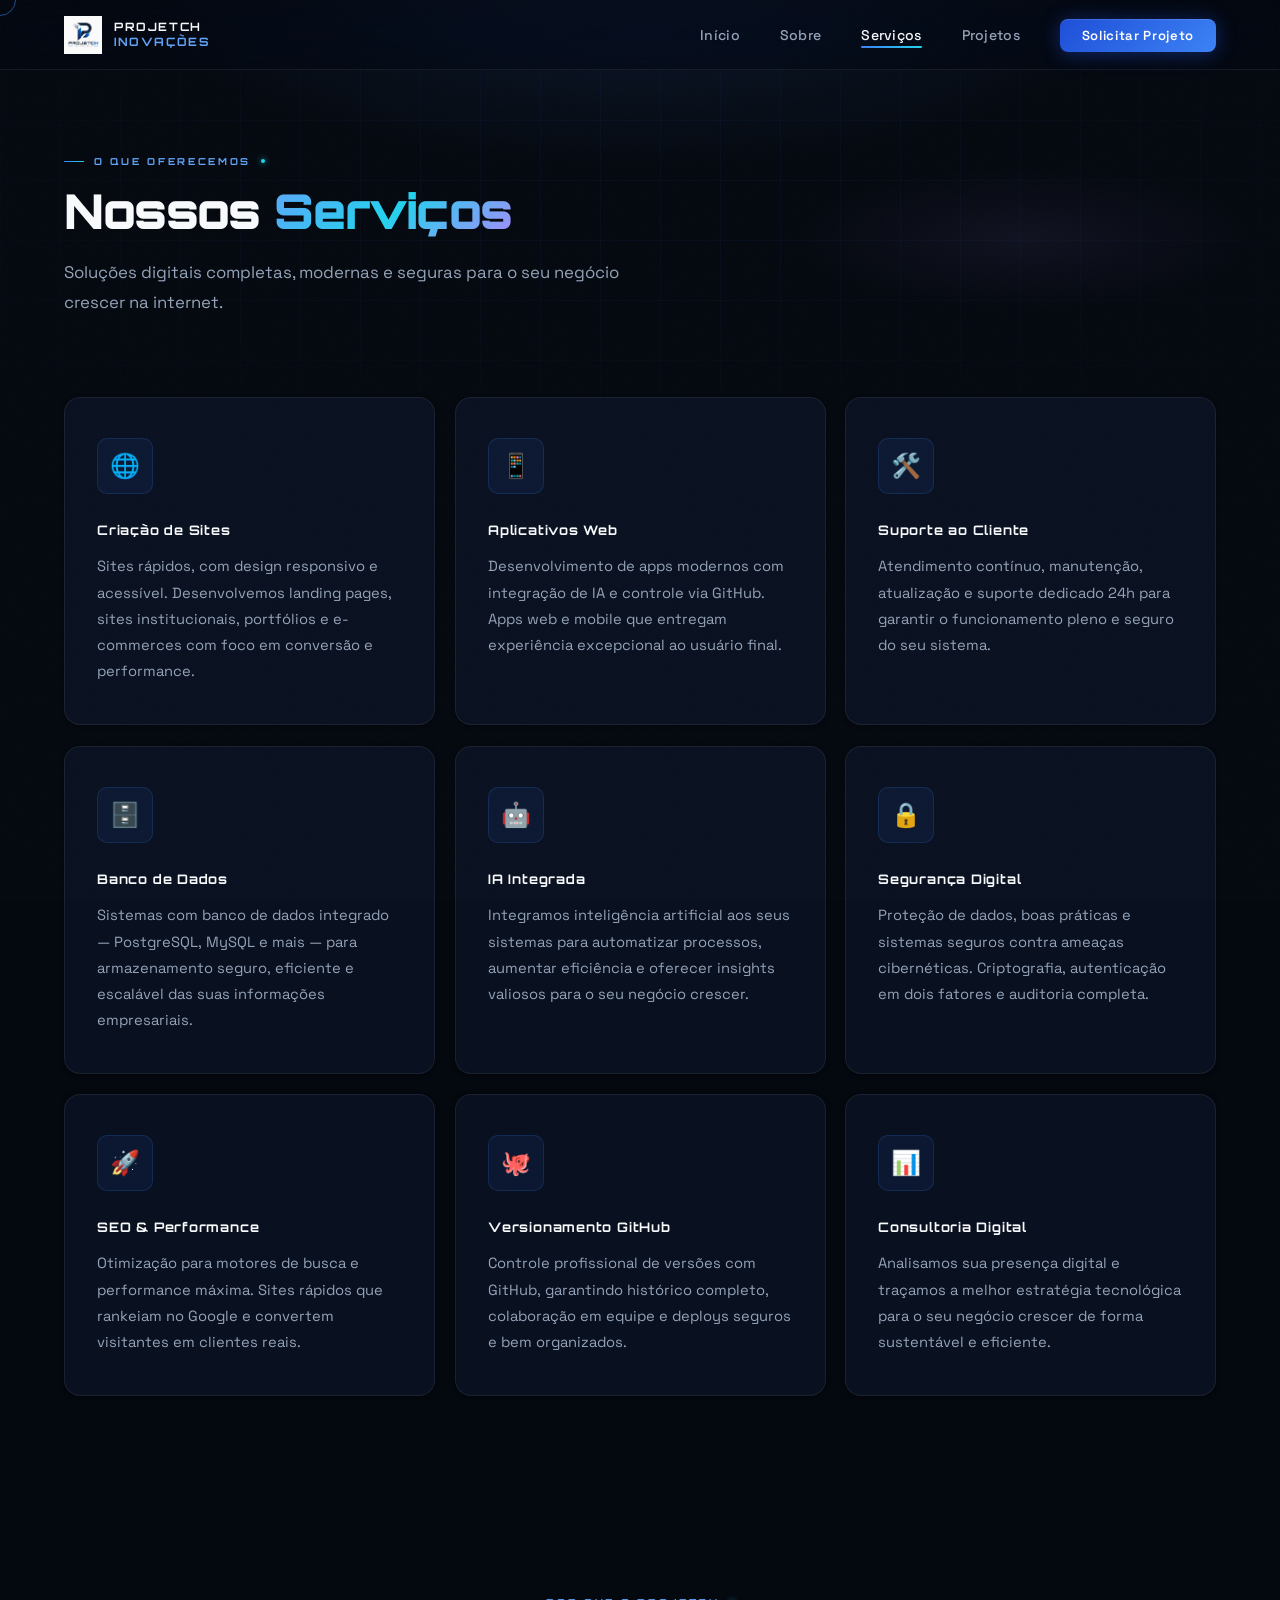
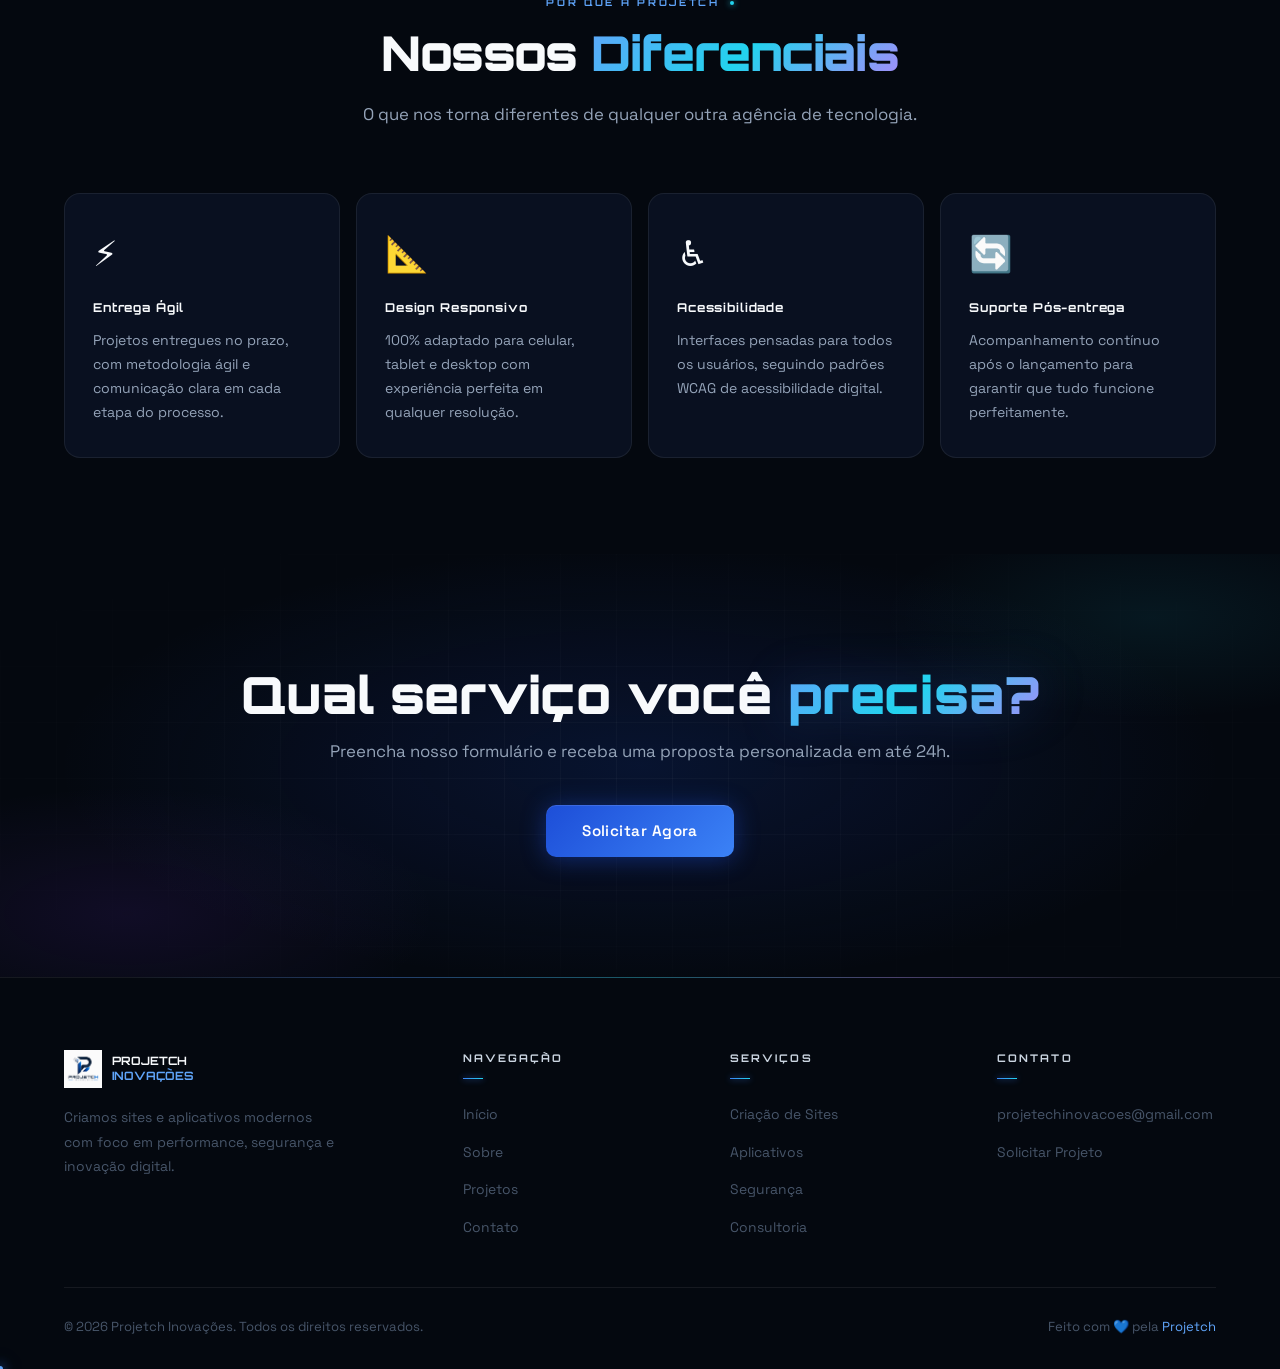
<file: servicos.html>
<!DOCTYPE html>
<html lang="pt-BR">
<head>
  <meta charset="UTF-8">
  <meta name="viewport" content="width=device-width, initial-scale=1.0">
  <meta name="description" content="Serviços da Projetch Inovações — criação de sites, aplicativos, IA, banco de dados, segurança digital, SEO e consultoria.">
  <title>Projetch Inovações | Serviços</title>
  <link rel="preconnect" href="https://fonts.googleapis.com">
  <link rel="preconnect" href="https://fonts.gstatic.com" crossorigin>
  <link rel="stylesheet" href="style.css">
</head>
<body>

<!-- ══ LOADING SCREEN ══ -->
<div id="loader" aria-hidden="true">
  <div class="loader-logo">PROJETCH</div>
  <div class="loader-bar"><div class="loader-bar-fill"></div></div>
</div>

<!-- ══ NAV ══ -->
<nav role="navigation" aria-label="Navegação principal">
  <a class="nav-logo" href="index.html" aria-label="Projetch Inovações — Página inicial">
    <img src="logo_Projetch.png" alt="Logo Projetch" onerror="this.style.display='none'">
    <div class="nav-logo-text">PROJETCH<br><span>INOVAÇÕES</span></div>
  </a>
  <ul class="nav-links" role="list">
    <li><a href="index.html">Início</a></li>
    <li><a href="sobre.html">Sobre</a></li>
    <li><a href="servicos.html">Serviços</a></li>
    <li><a href="projetos.html">Projetos</a></li>
    <li><a href="contato.html" class="nav-cta">Solicitar Projeto</a></li>
  </ul>
  <button class="hamburger" id="hamburger" onclick="toggleMobile()" aria-label="Abrir menu" aria-expanded="false">
    <span></span><span></span><span></span>
  </button>
</nav>

<!-- ══ MOBILE MENU ══ -->
<nav class="mobile-menu" id="mobile-menu" aria-label="Menu mobile">
  <a href="index.html">Início</a>
  <a href="sobre.html">Sobre</a>
  <a href="servicos.html">Serviços</a>
  <a href="projetos.html">Projetos</a>
  <a href="contato.html">Solicitar Projeto</a>
</nav>

<!-- ══ PAGE HEADER ══ -->
<header class="page-header">
  <div class="section-label reveal">O que oferecemos</div>
  <h1 class="section-title reveal">Nossos <span class="hl">Serviços</span></h1>
  <p class="section-sub reveal">Soluções digitais completas, modernas e seguras para o seu negócio crescer na internet.</p>
</header>

<!-- ══ CARDS DE SERVIÇO ══ -->
<main>
  <div class="services-grid" role="list" aria-label="Lista de serviços">

    <article class="service-card reveal" role="listitem">
      <div class="service-icon" aria-hidden="true">🌐</div>
      <h3>Criação de Sites</h3>
      <p>Sites rápidos, com design responsivo e acessível. Desenvolvemos landing pages, sites institucionais, portfólios e e-commerces com foco em conversão e performance.</p>
    </article>

    <article class="service-card reveal" role="listitem">
      <div class="service-icon" aria-hidden="true">📱</div>
      <h3>Aplicativos Web</h3>
      <p>Desenvolvimento de apps modernos com integração de IA e controle via GitHub. Apps web e mobile que entregam experiência excepcional ao usuário final.</p>
    </article>

    <article class="service-card reveal" role="listitem">
      <div class="service-icon" aria-hidden="true">🛠️</div>
      <h3>Suporte ao Cliente</h3>
      <p>Atendimento contínuo, manutenção, atualização e suporte dedicado 24h para garantir o funcionamento pleno e seguro do seu sistema.</p>
    </article>

    <article class="service-card reveal" role="listitem">
      <div class="service-icon" aria-hidden="true">🗄️</div>
      <h3>Banco de Dados</h3>
      <p>Sistemas com banco de dados integrado — PostgreSQL, MySQL e mais — para armazenamento seguro, eficiente e escalável das suas informações empresariais.</p>
    </article>

    <article class="service-card reveal" role="listitem">
      <div class="service-icon" aria-hidden="true">🤖</div>
      <h3>IA Integrada</h3>
      <p>Integramos inteligência artificial aos seus sistemas para automatizar processos, aumentar eficiência e oferecer insights valiosos para o seu negócio crescer.</p>
    </article>

    <article class="service-card reveal" role="listitem">
      <div class="service-icon" aria-hidden="true">🔒</div>
      <h3>Segurança Digital</h3>
      <p>Proteção de dados, boas práticas e sistemas seguros contra ameaças cibernéticas. Criptografia, autenticação em dois fatores e auditoria completa.</p>
    </article>

    <article class="service-card reveal" role="listitem">
      <div class="service-icon" aria-hidden="true">🚀</div>
      <h3>SEO &amp; Performance</h3>
      <p>Otimização para motores de busca e performance máxima. Sites rápidos que rankeiam no Google e convertem visitantes em clientes reais.</p>
    </article>

    <article class="service-card reveal" role="listitem">
      <div class="service-icon" aria-hidden="true">🐙</div>
      <h3>Versionamento GitHub</h3>
      <p>Controle profissional de versões com GitHub, garantindo histórico completo, colaboração em equipe e deploys seguros e bem organizados.</p>
    </article>

    <article class="service-card reveal" role="listitem">
      <div class="service-icon" aria-hidden="true">📊</div>
      <h3>Consultoria Digital</h3>
      <p>Analisamos sua presença digital e traçamos a melhor estratégia tecnológica para o seu negócio crescer de forma sustentável e eficiente.</p>
    </article>

  </div>

  <!-- ══ DIFERENCIAIS ══ -->
  <section class="home-diff" aria-labelledby="diff-title">
    <div class="section-head center">
      <div class="section-label reveal">Por que a Projetch</div>
      <h2 class="section-title reveal" id="diff-title">Nossos <span class="hl">Diferenciais</span></h2>
      <p class="section-sub reveal">O que nos torna diferentes de qualquer outra agência de tecnologia.</p>
    </div>
    <div class="home-diff-grid">
      <article class="diff-card reveal">
        <span class="diff-icon" aria-hidden="true">⚡</span>
        <h4>Entrega Ágil</h4>
        <p>Projetos entregues no prazo, com metodologia ágil e comunicação clara em cada etapa do processo.</p>
      </article>
      <article class="diff-card reveal">
        <span class="diff-icon" aria-hidden="true">📐</span>
        <h4>Design Responsivo</h4>
        <p>100% adaptado para celular, tablet e desktop com experiência perfeita em qualquer resolução.</p>
      </article>
      <article class="diff-card reveal">
        <span class="diff-icon" aria-hidden="true">♿</span>
        <h4>Acessibilidade</h4>
        <p>Interfaces pensadas para todos os usuários, seguindo padrões WCAG de acessibilidade digital.</p>
      </article>
      <article class="diff-card reveal">
        <span class="diff-icon" aria-hidden="true">🔄</span>
        <h4>Suporte Pós-entrega</h4>
        <p>Acompanhamento contínuo após o lançamento para garantir que tudo funcione perfeitamente.</p>
      </article>
    </div>
  </section>
</main>

<!-- ══ CTA ══ -->
<section class="cta-section" aria-labelledby="cta-title">
  <h2 class="reveal" id="cta-title">Qual serviço você <span class="hl">precisa?</span></h2>
  <p class="reveal">Preencha nosso formulário e receba uma proposta personalizada em até 24h.</p>
  <a class="btn-primary reveal" href="contato.html">Solicitar Agora</a>
</section>

<!-- ══ FOOTER ══ -->
<footer role="contentinfo">
  <div class="footer-inner">
    <div class="footer-brand">
      <div class="fb-logo">
        <img src="logo_Projetch.png" alt="Projetch" onerror="this.style.display='none'">
        <div class="fb-logo-text">PROJETCH<br><span>INOVAÇÕES</span></div>
      </div>
      <p>Criamos sites e aplicativos modernos com foco em performance, segurança e inovação digital.</p>
    </div>
    <div class="footer-col">
      <h5>Navegação</h5>
      <ul>
        <li><a href="index.html">Início</a></li>
        <li><a href="sobre.html">Sobre</a></li>
        <li><a href="projetos.html">Projetos</a></li>
        <li><a href="contato.html">Contato</a></li>
      </ul>
    </div>
    <div class="footer-col">
      <h5>Serviços</h5>
      <ul>
        <li><a href="servicos.html">Criação de Sites</a></li>
        <li><a href="servicos.html">Aplicativos</a></li>
        <li><a href="servicos.html">Segurança</a></li>
        <li><a href="servicos.html">Consultoria</a></li>
      </ul>
    </div>
    <div class="footer-col">
      <h5>Contato</h5>
      <ul>
        <li><a href="mailto:projetechinovacoes@gmail.com">projetechinovacoes@gmail.com</a></li>
        <li><a href="contato.html">Solicitar Projeto</a></li>
      </ul>
    </div>
  </div>
  <div class="footer-bottom">
    <p>© 2026 Projetch Inovações. Todos os direitos reservados.</p>
    <p>Feito com 💙 pela <a href="index.html">Projetch</a></p>
  </div>
</footer>

<div class="toast" id="toast" role="status" aria-live="polite"></div>
<script src="main.js"></script>
</body>
</html>
</file>
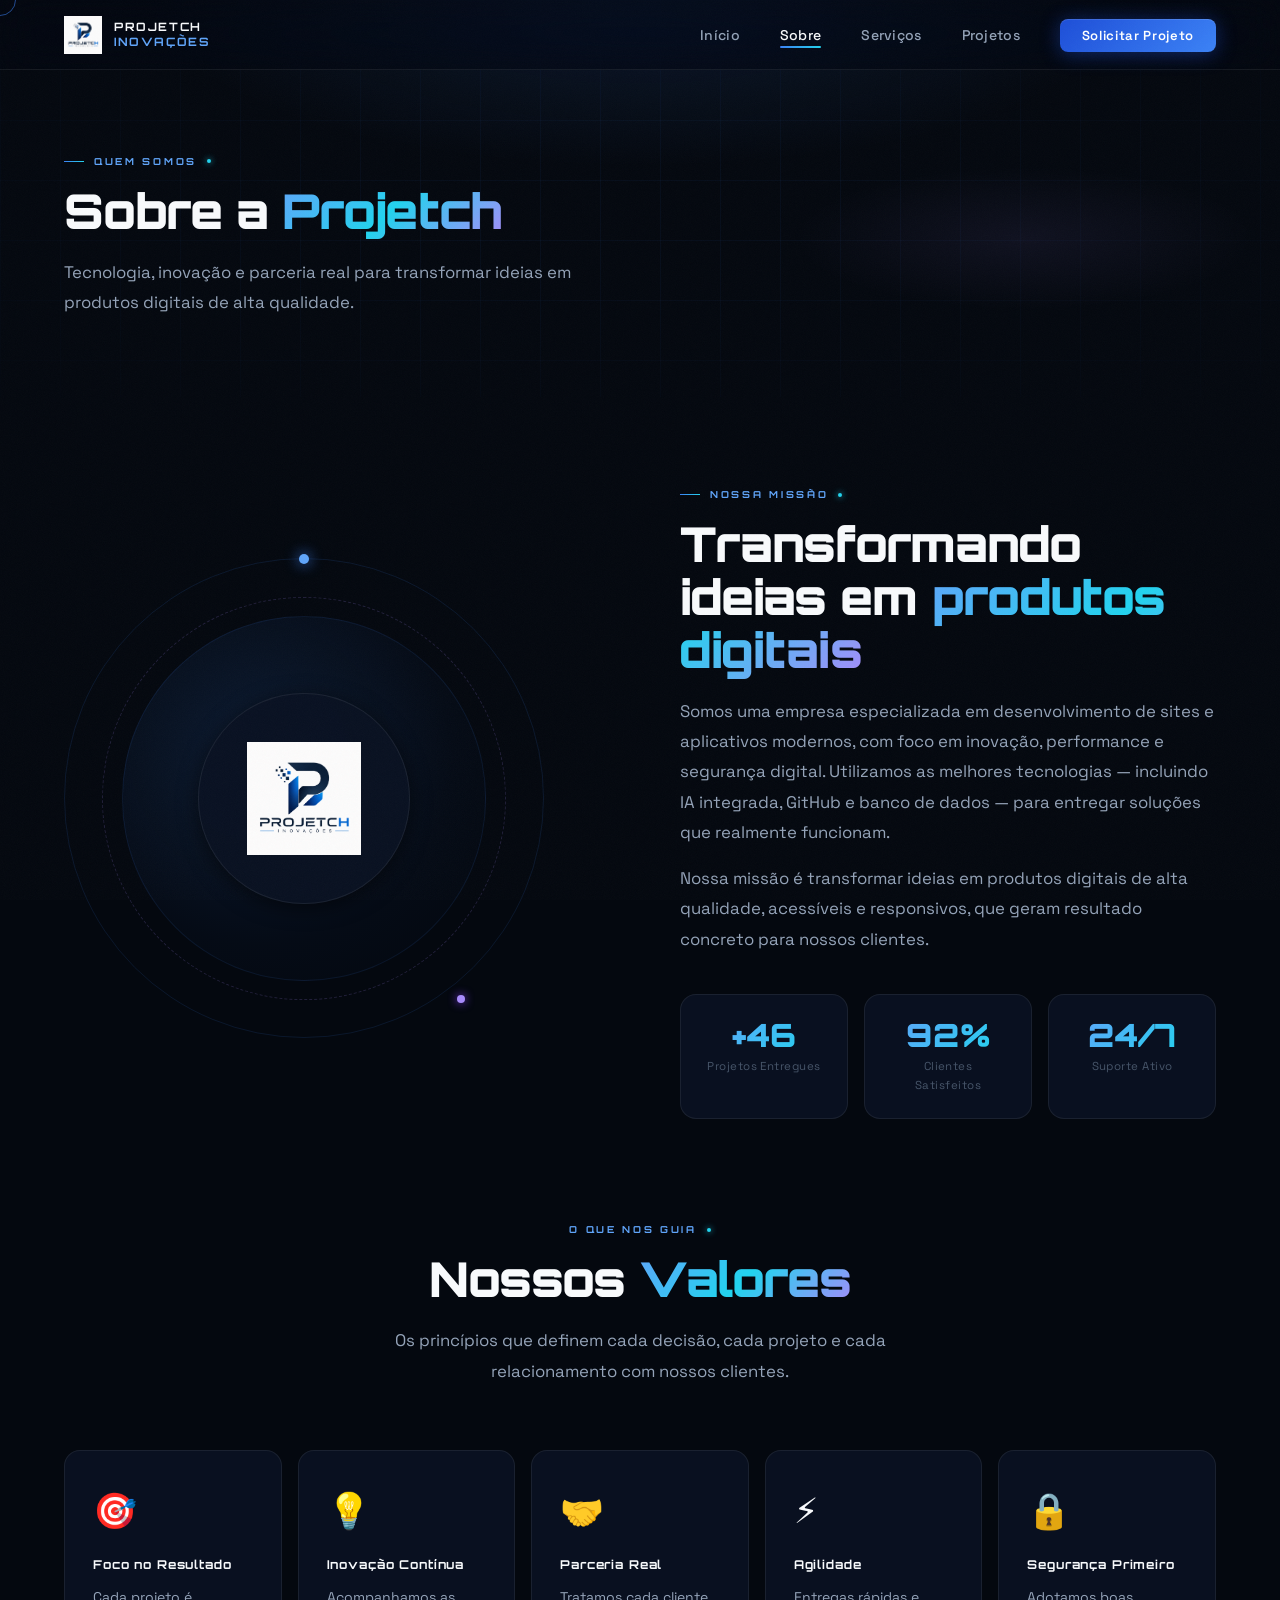
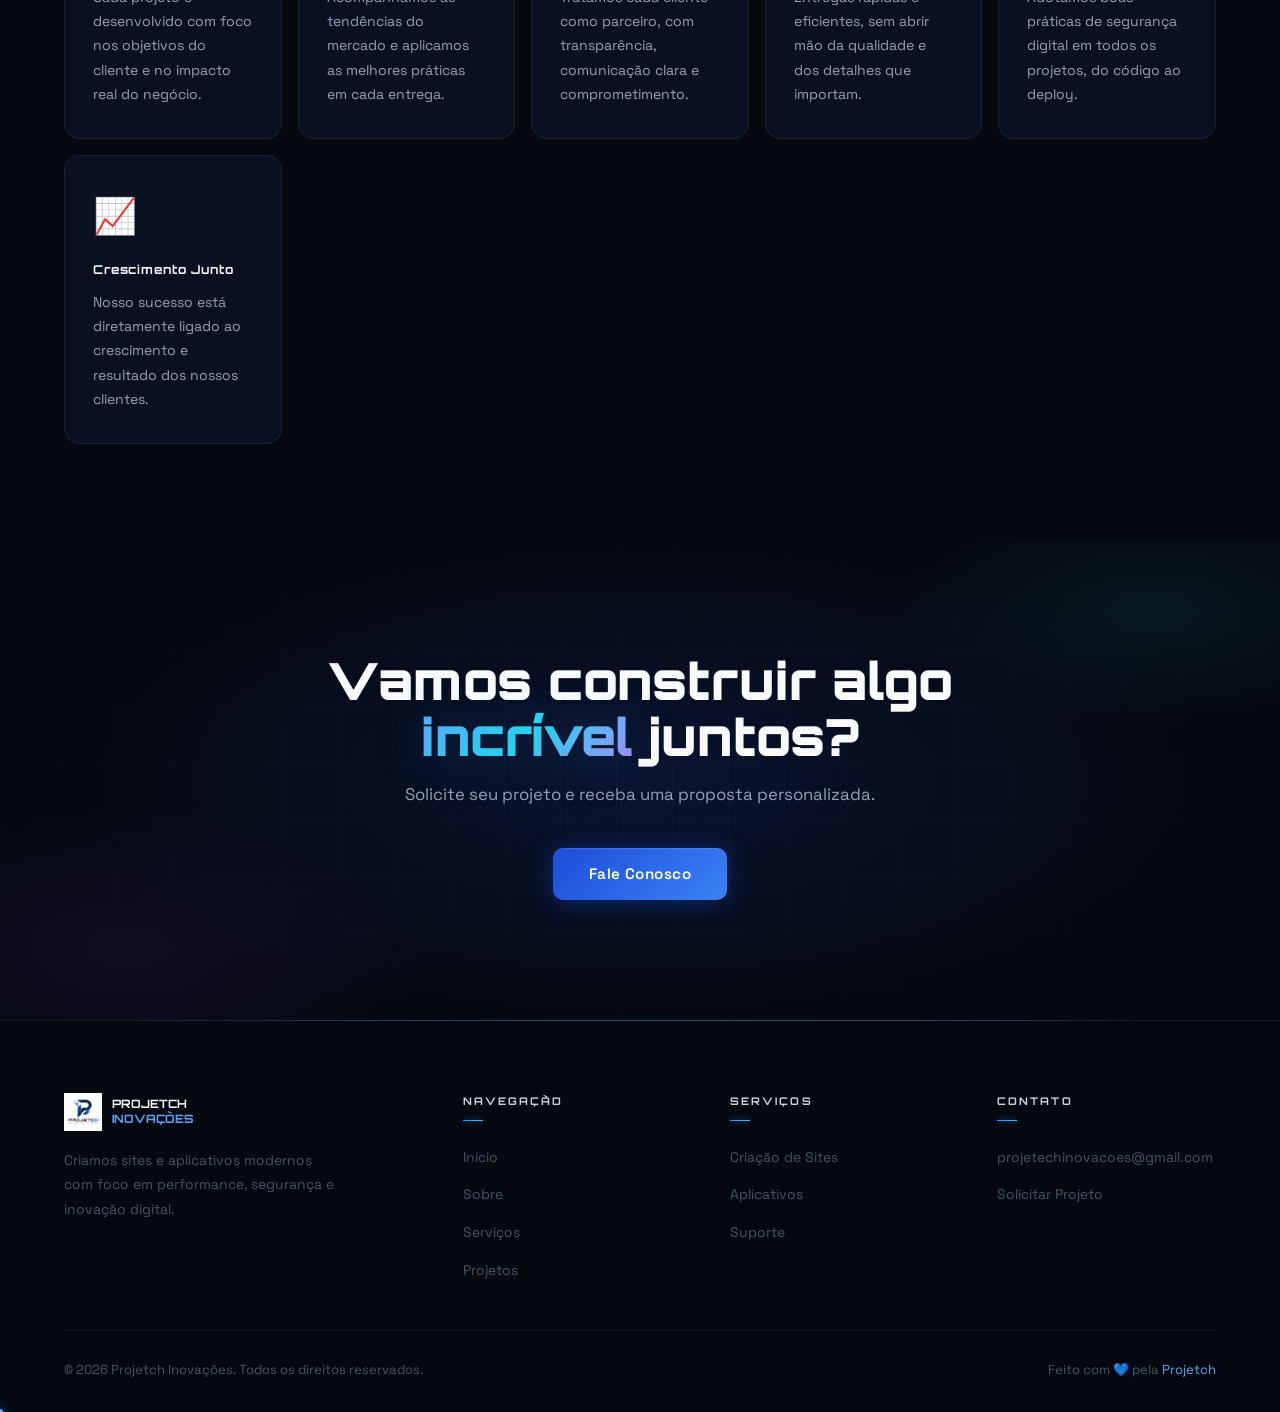
<file: sobre.html>
<!DOCTYPE html>
<html lang="pt-BR">
<head>
  <meta charset="UTF-8">
  <meta name="viewport" content="width=device-width, initial-scale=1.0">
  <meta name="description" content="Conheça a Projetch Inovações — nossa história, valores e equipe especializada em tecnologia digital.">
  <title>Projetch Inovações | Sobre</title>
  <link rel="preconnect" href="https://fonts.googleapis.com">
  <link rel="preconnect" href="https://fonts.gstatic.com" crossorigin>
  <link rel="stylesheet" href="style.css">
</head>
<body>

<!-- ══ LOADING SCREEN ══ -->
<div id="loader" aria-hidden="true">
  <div class="loader-logo">PROJETCH</div>
  <div class="loader-bar"><div class="loader-bar-fill"></div></div>
</div>

<!-- ══ NAV ══ -->
<nav role="navigation" aria-label="Navegação principal">
  <a class="nav-logo" href="index.html" aria-label="Projetch Inovações — Página inicial">
    <img src="logo_Projetch.png" alt="Logo Projetch" onerror="this.style.display='none'">
    <div class="nav-logo-text">PROJETCH<br><span>INOVAÇÕES</span></div>
  </a>
  <ul class="nav-links" role="list">
    <li><a href="index.html">Início</a></li>
    <li><a href="sobre.html">Sobre</a></li>
    <li><a href="servicos.html">Serviços</a></li>
    <li><a href="projetos.html">Projetos</a></li>
    <li><a href="contato.html" class="nav-cta">Solicitar Projeto</a></li>
  </ul>
  <button class="hamburger" id="hamburger" onclick="toggleMobile()" aria-label="Abrir menu" aria-expanded="false">
    <span></span><span></span><span></span>
  </button>
</nav>

<!-- ══ MOBILE MENU ══ -->
<nav class="mobile-menu" id="mobile-menu" aria-label="Menu mobile">
  <a href="index.html">Início</a>
  <a href="sobre.html">Sobre</a>
  <a href="servicos.html">Serviços</a>
  <a href="projetos.html">Projetos</a>
  <a href="contato.html">Solicitar Projeto</a>
</nav>

<!-- ══ PAGE HEADER ══ -->
<header class="page-header">
  <div class="section-label reveal">Quem somos</div>
  <h1 class="section-title reveal">Sobre a <span class="hl">Projetch</span></h1>
  <p class="section-sub reveal">Tecnologia, inovação e parceria real para transformar ideias em produtos digitais de alta qualidade.</p>
</header>

<!-- ══ SOBRE CONTENT ══ -->
<div class="sobre-wrapper">
  <div class="sobre-visual" aria-hidden="true">
    <div class="sobre-ring"></div>
    <div class="sobre-ring2"></div>
    <div class="sobre-orb"></div>
    <div class="sobre-logo-wrap">
      <img src="logo_Projetch.png" alt="Projetch Logo">
    </div>
  </div>

  <div class="sobre-content">
    <div class="section-label reveal">Nossa missão</div>
    <h2 class="section-title reveal">Transformando ideias em <span class="hl">produtos digitais</span></h2>
    <p class="section-sub reveal">
      Somos uma empresa especializada em desenvolvimento de sites e aplicativos modernos, com foco em inovação, performance e segurança digital. Utilizamos as melhores tecnologias — incluindo IA integrada, GitHub e banco de dados — para entregar soluções que realmente funcionam.
    </p>
    <p class="section-sub reveal" style="margin-top:1rem;">
      Nossa missão é transformar ideias em produtos digitais de alta qualidade, acessíveis e responsivos, que geram resultado concreto para nossos clientes.
    </p>

    <div class="sobre-stats reveal">
      <div class="stat-box">
        <div class="stat-num">+50</div>
        <div class="stat-label">Projetos Entregues</div>
      </div>
      <div class="stat-box">
        <div class="stat-num">100%</div>
        <div class="stat-label">Clientes Satisfeitos</div>
      </div>
      <div class="stat-box">
        <div class="stat-num">24/7</div>
        <div class="stat-label">Suporte Ativo</div>
      </div>
    </div>
  </div>
</div>

<!-- ══ VALORES ══ -->
<section style="padding: 0 5vw 6rem;" aria-labelledby="values-title">
  <div class="section-head center">
    <div class="section-label reveal">O que nos guia</div>
    <h2 class="section-title reveal" id="values-title">Nossos <span class="hl">Valores</span></h2>
    <p class="section-sub reveal">Os princípios que definem cada decisão, cada projeto e cada relacionamento com nossos clientes.</p>
  </div>
  <div class="home-diff-grid">
    <article class="diff-card reveal">
      <span class="diff-icon" aria-hidden="true">🎯</span>
      <h4>Foco no Resultado</h4>
      <p>Cada projeto é desenvolvido com foco nos objetivos do cliente e no impacto real do negócio.</p>
    </article>
    <article class="diff-card reveal">
      <span class="diff-icon" aria-hidden="true">💡</span>
      <h4>Inovação Contínua</h4>
      <p>Acompanhamos as tendências do mercado e aplicamos as melhores práticas em cada entrega.</p>
    </article>
    <article class="diff-card reveal">
      <span class="diff-icon" aria-hidden="true">🤝</span>
      <h4>Parceria Real</h4>
      <p>Tratamos cada cliente como parceiro, com transparência, comunicação clara e comprometimento.</p>
    </article>
    <article class="diff-card reveal">
      <span class="diff-icon" aria-hidden="true">⚡</span>
      <h4>Agilidade</h4>
      <p>Entregas rápidas e eficientes, sem abrir mão da qualidade e dos detalhes que importam.</p>
    </article>
    <article class="diff-card reveal">
      <span class="diff-icon" aria-hidden="true">🔒</span>
      <h4>Segurança Primeiro</h4>
      <p>Adotamos boas práticas de segurança digital em todos os projetos, do código ao deploy.</p>
    </article>
    <article class="diff-card reveal">
      <span class="diff-icon" aria-hidden="true">📈</span>
      <h4>Crescimento Junto</h4>
      <p>Nosso sucesso está diretamente ligado ao crescimento e resultado dos nossos clientes.</p>
    </article>
  </div>
</section>

<!-- ══ CTA ══ -->
<section class="cta-section" aria-labelledby="cta-title">
  <h2 class="reveal" id="cta-title">Vamos construir algo<br><span class="hl">incrível</span> juntos?</h2>
  <p class="reveal">Solicite seu projeto e receba uma proposta personalizada.</p>
  <a class="btn-primary reveal" href="contato.html">Fale Conosco</a>
</section>

<!-- ══ FOOTER ══ -->
<footer role="contentinfo">
  <div class="footer-inner">
    <div class="footer-brand">
      <div class="fb-logo">
        <img src="logo_Projetch.png" alt="Projetch" onerror="this.style.display='none'">
        <div class="fb-logo-text">PROJETCH<br><span>INOVAÇÕES</span></div>
      </div>
      <p>Criamos sites e aplicativos modernos com foco em performance, segurança e inovação digital.</p>
    </div>
    <div class="footer-col">
      <h5>Navegação</h5>
      <ul>
        <li><a href="index.html">Início</a></li>
        <li><a href="sobre.html">Sobre</a></li>
        <li><a href="servicos.html">Serviços</a></li>
        <li><a href="projetos.html">Projetos</a></li>
      </ul>
    </div>
    <div class="footer-col">
      <h5>Serviços</h5>
      <ul>
        <li><a href="servicos.html">Criação de Sites</a></li>
        <li><a href="servicos.html">Aplicativos</a></li>
        <li><a href="servicos.html">Suporte</a></li>
      </ul>
    </div>
    <div class="footer-col">
      <h5>Contato</h5>
      <ul>
        <li><a href="mailto:projetechinovacoes@gmail.com">projetechinovacoes@gmail.com</a></li>
        <li><a href="contato.html">Solicitar Projeto</a></li>
      </ul>
    </div>
  </div>
  <div class="footer-bottom">
    <p>© 2026 Projetch Inovações. Todos os direitos reservados.</p>
    <p>Feito com 💙 pela <a href="index.html">Projetch</a></p>
  </div>
</footer>

<div class="toast" id="toast" role="status" aria-live="polite"></div>
<script src="main.js"></script>
</body>
</html>
</file>
<file: style.css>
@import url('https://fonts.googleapis.com/css2?family=Orbitron:wght@400;600;700;900&family=Space+Grotesk:wght@300;400;500;600;700&family=JetBrains+Mono:wght@400;500&display=swap');

/* ═══════════════════════════════════════════════════════════
   PROJETCH INOVAÇÕES — Design System v3.0
   Stack: HTML5 · CSS3 · Vanilla JS ES2022
   ═══════════════════════════════════════════════════════════ */

/* ── TOKENS ───────────────────────────────────────────────── */
:root {
  --bg-0:        #04080F;
  --bg-1:        #080F1E;
  --bg-2:        #0C1628;
  --bg-3:        #101E35;
  --bg-card:     rgba(10, 18, 34, 0.92);
  --bg-glass:    rgba(255,255,255,0.04);
  --bg-glass-h:  rgba(255,255,255,0.07);

  --blue:        #3B82F6;
  --blue-d:      #1D4ED8;
  --blue-l:      #60A5FA;
  --blue-xl:     #93C5FD;
  --cyan:        #22D3EE;
  --cyan-d:      #0891B2;
  --purple:      #A78BFA;
  --purple-d:    #7C3AED;
  --indigo:      #818CF8;
  --emerald:     #34D399;
  --rose:        #FB7185;

  --border:      rgba(255,255,255,0.07);
  --border-h:    rgba(59,130,246,0.45);
  --border-p:    rgba(167,139,250,0.4);

  --t1: #F8FAFC;
  --t2: #CBD5E1;
  --t3: #94A3B8;
  --t4: #475569;

  --glow-blue:   0 0 40px rgba(59,130,246,0.2);
  --glow-cyan:   0 0 40px rgba(34,211,238,0.2);
  --glow-purple: 0 0 40px rgba(167,139,250,0.2);
  --glow-strong: 0 0 80px rgba(59,130,246,0.3);

  --shadow-sm: 0 1px 4px rgba(0,0,0,0.5);
  --shadow-md: 0 4px 20px rgba(0,0,0,0.55);
  --shadow-lg: 0 12px 44px rgba(0,0,0,0.65);
  --shadow-xl: 0 24px 72px rgba(0,0,0,0.75);

  --font-display: 'Orbitron', monospace;
  --font-body:    'Space Grotesk', system-ui, sans-serif;
  --font-mono:    'JetBrains Mono', 'Fira Code', monospace;

  --ease:         cubic-bezier(0.22, 1, 0.36, 1);
  --ease-spring:  cubic-bezier(0.34, 1.56, 0.64, 1);
  --ease-back:    cubic-bezier(0.68, -0.55, 0.27, 1.55);
  --t-fast:  0.15s;
  --t-base:  0.30s;
  --t-slow:  0.55s;

  --blur-glass:  blur(20px) saturate(160%);
  --radius-sm:   10px;
  --radius-md:   16px;
  --radius-lg:   24px;
}

/* ── RESET ────────────────────────────────────────────────── */
*, *::before, *::after { box-sizing: border-box; margin: 0; padding: 0; }
html { scroll-behavior: smooth; font-size: 16px; color-scheme: dark; }
body {
  background: var(--bg-0);
  color: var(--t1);
  font-family: var(--font-body);
  font-weight: 400;
  overflow-x: hidden;
  -webkit-font-smoothing: antialiased;
  cursor: none;
  line-height: 1.6;
}
::selection { background: rgba(59,130,246,0.28); color: var(--blue-l); }
img, video { max-width: 100%; height: auto; }
a { text-decoration: none; color: inherit; }
button { font-family: var(--font-body); }

/* ── NOISE OVERLAY (grain texture) ───────────────────────── */
body::before {
  content: '';
  position: fixed; inset: 0; z-index: 9998;
  pointer-events: none;
  opacity: 0.028;
  background-image: url("data:image/svg+xml,%3Csvg viewBox='0 0 256 256' xmlns='http://www.w3.org/2000/svg'%3E%3Cfilter id='noise'%3E%3CfeTurbulence type='fractalNoise' baseFrequency='0.9' numOctaves='4' stitchTiles='stitch'/%3E%3C/filter%3E%3Crect width='100%25' height='100%25' filter='url(%23noise)'/%3E%3C/svg%3E");
  background-size: 200px 200px;
}

/* ── SCROLLBAR ────────────────────────────────────────────── */
::-webkit-scrollbar { width: 4px; }
::-webkit-scrollbar-track { background: var(--bg-0); }
::-webkit-scrollbar-thumb {
  background: linear-gradient(180deg, var(--blue), var(--purple));
  border-radius: 4px;
}

/* ── SCROLL PROGRESS ──────────────────────────────────────── */
#scroll-progress {
  position: fixed; top: 0; left: 0; height: 2px; z-index: 9999; width: 0%;
  background: linear-gradient(90deg, var(--blue), var(--cyan), var(--purple));
  box-shadow: 0 0 8px rgba(59,130,246,0.6);
  transition: width 0.08s linear;
}

/* ── CURSOR ───────────────────────────────────────────────── */
.cursor {
  width: 6px; height: 6px; border-radius: 50%;
  background: var(--blue-l); position: fixed; z-index: 99999;
  pointer-events: none; transform: translate(-50%,-50%);
  box-shadow: 0 0 12px var(--blue), 0 0 24px rgba(59,130,246,0.4);
  transition: width var(--t-fast), height var(--t-fast), background var(--t-fast);
}
.cursor-ring {
  width: 32px; height: 32px; border-radius: 50%;
  border: 1px solid rgba(59,130,246,0.55);
  position: fixed; z-index: 99998;
  pointer-events: none; transform: translate(-50%,-50%);
  transition: width var(--t-base) var(--ease), height var(--t-base) var(--ease), border-color var(--t-base);
}
.cursor.hover  { width: 12px; height: 12px; background: var(--purple); box-shadow: 0 0 14px var(--purple-d); }
.cursor-ring.hover { width: 48px; height: 48px; border-color: rgba(167,139,250,0.5); }
.cursor.clicking { transform: translate(-50%,-50%) scale(0.7); }

/* ── LOADING SCREEN ───────────────────────────────────────── */
#loader {
  position: fixed; inset: 0; z-index: 99990;
  background: var(--bg-0);
  display: flex; align-items: center; justify-content: center; flex-direction: column; gap: 1.5rem;
  transition: opacity 0.7s var(--ease), visibility 0.7s;
}
#loader.hidden { opacity: 0; visibility: hidden; pointer-events: none; }
.loader-logo {
  font-family: var(--font-display); font-size: 1.6rem; font-weight: 900; letter-spacing: 0.24em;
  background: linear-gradient(135deg, var(--blue-l), var(--cyan), var(--purple));
  -webkit-background-clip: text; -webkit-text-fill-color: transparent; background-clip: text;
  animation: loader-pulse 1.4s ease-in-out infinite;
}
@keyframes loader-pulse { 0%,100%{opacity:1;} 50%{opacity:0.35;} }
.loader-bar {
  width: 200px; height: 2px; background: rgba(255,255,255,0.06); border-radius: 2px; overflow: hidden;
}
.loader-bar-fill {
  height: 100%; width: 0%;
  background: linear-gradient(90deg, var(--blue), var(--cyan), var(--purple));
  animation: loader-fill 1.4s var(--ease) forwards;
  border-radius: 2px;
  box-shadow: 0 0 8px var(--blue);
}
@keyframes loader-fill { to { width: 100%; } }

/* ── NAVIGATION ───────────────────────────────────────────── */
nav {
  position: fixed; top: 0; left: 0; right: 0; z-index: 1000;
  display: flex; align-items: center; justify-content: space-between;
  padding: 0 5vw; height: 70px;
  background: rgba(4, 8, 15, 0.6);
  backdrop-filter: var(--blur-glass);
  -webkit-backdrop-filter: var(--blur-glass);
  border-bottom: 1px solid var(--border);
  transition: background var(--t-base) var(--ease), border-color var(--t-base), box-shadow var(--t-base);
}
nav.scrolled {
  background: rgba(4, 8, 15, 0.96);
  border-color: rgba(59,130,246,0.12);
  box-shadow: 0 4px 40px rgba(0,0,0,0.6);
}
nav::after {
  content: ''; position: absolute; bottom: -1px; left: 10%; right: 10%; height: 1px;
  background: linear-gradient(90deg, transparent, var(--blue), var(--cyan), var(--purple), transparent);
  opacity: 0; transition: opacity var(--t-slow);
}
nav.scrolled::after { opacity: 0.35; }

.nav-logo { display: flex; align-items: center; gap: 12px; }
.nav-logo img { height: 38px; width: auto; object-fit: contain; transition: transform var(--t-base) var(--ease), filter var(--t-base); }
.nav-logo:hover img { transform: scale(1.06); filter: drop-shadow(0 0 8px rgba(59,130,246,0.5)); }
.nav-logo-text { font-family: var(--font-display); font-size: 0.72rem; font-weight: 700; color: var(--t1); letter-spacing: 0.14em; line-height: 1.3; }
.nav-logo-text span { color: var(--blue-l); }

.nav-links { display: flex; gap: 2.5rem; list-style: none; }
.nav-links a {
  font-weight: 500; font-size: 0.88rem; color: var(--t3); letter-spacing: 0.02em;
  transition: color var(--t-base); position: relative; padding-bottom: 4px;
}
.nav-links a::after {
  content: ''; position: absolute; bottom: 0; left: 50%; right: 50%; height: 1.5px;
  background: linear-gradient(90deg, var(--blue), var(--cyan));
  border-radius: 2px; transition: left var(--t-base) var(--ease), right var(--t-base) var(--ease);
}
.nav-links a:hover, .nav-links a.active-link { color: var(--t1); }
.nav-links a:hover::after, .nav-links a.active-link::after { left: 0; right: 0; }

.nav-cta {
  background: linear-gradient(135deg, var(--blue-d), var(--blue)) !important;
  color: #fff !important; padding: 8px 22px !important; border-radius: 8px !important;
  font-weight: 600 !important; font-size: 0.82rem !important; letter-spacing: 0.05em !important;
  box-shadow: 0 2px 20px rgba(29,78,216,0.45), inset 0 1px 0 rgba(255,255,255,0.12) !important;
  transition: transform var(--t-base) var(--ease), box-shadow var(--t-base) !important;
}
.nav-cta:hover {
  transform: translateY(-2px) !important;
  box-shadow: 0 6px 32px rgba(29,78,216,0.6), inset 0 1px 0 rgba(255,255,255,0.15) !important;
}
.nav-cta::after { display: none !important; }

/* ── HAMBURGER ────────────────────────────────────────────── */
.hamburger { display: none; flex-direction: column; gap: 5px; cursor: pointer; padding: 6px; background: none; border: none; }
.hamburger span { display: block; width: 24px; height: 1.5px; background: var(--t2); border-radius: 2px; transition: var(--t-base) var(--ease); }
.hamburger.open span:nth-child(1) { transform: translateY(6.5px) rotate(45deg); }
.hamburger.open span:nth-child(2) { opacity: 0; transform: scaleX(0); }
.hamburger.open span:nth-child(3) { transform: translateY(-6.5px) rotate(-45deg); }

/* ── MOBILE MENU ──────────────────────────────────────────── */
.mobile-menu {
  display: none; position: fixed; top: 70px; left: 0; right: 0; z-index: 999;
  background: rgba(4, 8, 15, 0.98);
  backdrop-filter: var(--blur-glass); -webkit-backdrop-filter: var(--blur-glass);
  padding: 1.5rem 5vw 2rem; flex-direction: column; gap: 0;
  border-bottom: 1px solid var(--border);
  box-shadow: 0 24px 60px rgba(0,0,0,0.8);
}
.mobile-menu.open { display: flex; animation: slideDown 0.32s var(--ease) forwards; }
@keyframes slideDown {
  from { transform: translateY(-12px); opacity: 0; }
  to   { transform: translateY(0);     opacity: 1; }
}
.mobile-menu a {
  font-weight: 500; font-size: 1rem; color: var(--t3);
  padding: 1rem 0; border-bottom: 1px solid var(--border);
  transition: color var(--t-base), padding-left var(--t-base) var(--ease);
  display: flex; align-items: center; gap: 8px;
}
.mobile-menu a:hover { color: var(--blue-l); padding-left: 8px; }
.mobile-menu a:last-child { border-bottom: none; }

/* ── BUTTONS ──────────────────────────────────────────────── */
.btn-primary {
  position: relative; overflow: hidden;
  background: linear-gradient(135deg, var(--blue-d) 0%, var(--blue) 100%);
  color: #fff; font-family: var(--font-body); font-weight: 600; font-size: 0.95rem;
  padding: 14px 36px; border: none; border-radius: var(--radius-sm); cursor: pointer;
  letter-spacing: 0.03em; display: inline-block; isolation: isolate;
  box-shadow: 0 2px 24px rgba(29,78,216,0.45), inset 0 1px 0 rgba(255,255,255,0.12);
  transition: transform var(--t-base) var(--ease), box-shadow var(--t-base);
}
.btn-primary::before {
  content: ''; position: absolute; top: 0; left: -120%; width: 70%; height: 100%;
  background: linear-gradient(90deg, transparent, rgba(255,255,255,0.2), transparent);
  transition: left 0.6s ease; z-index: 1;
}
.btn-primary:hover {
  transform: translateY(-3px) scale(1.02);
  box-shadow: 0 8px 40px rgba(29,78,216,0.6), inset 0 1px 0 rgba(255,255,255,0.15);
}
.btn-primary:hover::before { left: 160%; }
.btn-primary:active { transform: translateY(-1px); }
.btn-primary:focus-visible { outline: 2px solid var(--blue-l); outline-offset: 3px; }

.btn-ghost {
  position: relative; overflow: hidden;
  background: transparent; color: var(--t2);
  font-family: var(--font-body); font-weight: 600; font-size: 0.95rem;
  padding: 13px 34px; border-radius: var(--radius-sm); cursor: pointer;
  letter-spacing: 0.03em; display: inline-block;
  border: 1px solid rgba(59,130,246,0.35);
  transition: color var(--t-base), transform var(--t-base) var(--ease), box-shadow var(--t-base), border-color var(--t-base), background var(--t-base);
}
.btn-ghost:hover {
  color: var(--blue-l); transform: translateY(-3px) scale(1.02);
  box-shadow: 0 6px 28px rgba(59,130,246,0.22); border-color: var(--blue);
  background: rgba(59,130,246,0.07);
}
.btn-ghost:focus-visible { outline: 2px solid var(--blue-l); outline-offset: 3px; }

/* ── SECTIONS ─────────────────────────────────────────────── */
section { padding: 6rem 5vw; }

.section-label {
  display: inline-flex; align-items: center; gap: 10px;
  font-family: var(--font-display); font-size: 0.6rem; font-weight: 700;
  letter-spacing: 0.28em; text-transform: uppercase;
  color: var(--blue-l); margin-bottom: 1rem;
}
.section-label::before {
  content: ''; display: block; width: 20px; height: 1.5px;
  background: linear-gradient(90deg, var(--blue), var(--cyan)); flex-shrink: 0;
}
.section-label::after {
  content: ''; display: block; width: 4px; height: 4px; border-radius: 50%;
  background: var(--cyan); flex-shrink: 0; box-shadow: 0 0 6px var(--cyan);
}

.section-title {
  font-family: var(--font-display);
  font-size: clamp(1.8rem, 4vw, 3rem); font-weight: 900;
  color: var(--t1); margin-bottom: 1.2rem; line-height: 1.1; letter-spacing: -0.02em;
}
.section-title .hl {
  background: linear-gradient(135deg, var(--blue-l) 0%, var(--cyan) 50%, var(--purple) 100%);
  -webkit-background-clip: text; -webkit-text-fill-color: transparent; background-clip: text;
}
.section-sub {
  color: var(--t3); font-size: 1.05rem; font-weight: 400; line-height: 1.8; max-width: 560px;
}
.section-head { margin-bottom: 4rem; }
.section-head.center { text-align: center; }
.section-head.center .section-sub { margin: 0 auto; }
.section-head.center .section-label { justify-content: center; }
.section-head.center .section-label::before { display: none; }

/* ── PAGE HEADER ──────────────────────────────────────────── */
.page-header {
  padding: 9rem 5vw 5rem; position: relative; overflow: hidden;
  background: var(--bg-0);
}
.page-header::before {
  content: ''; position: absolute; inset: 0;
  background-image:
    linear-gradient(rgba(59,130,246,0.05) 1px, transparent 1px),
    linear-gradient(90deg, rgba(59,130,246,0.05) 1px, transparent 1px);
  background-size: 60px 60px;
  mask-image: radial-gradient(ellipse 80% 80% at 50% 50%, black 20%, transparent 100%);
}
.page-header::after {
  content: ''; position: absolute; inset: 0;
  background:
    radial-gradient(ellipse 55% 60% at 50% 0%, rgba(59,130,246,0.12) 0%, transparent 70%),
    radial-gradient(ellipse 30% 30% at 80% 60%, rgba(167,139,250,0.07) 0%, transparent 60%);
}
.page-header > * { position: relative; z-index: 1; }

/* ── HERO ─────────────────────────────────────────────────── */
.hero-wrap { padding-top: 70px; }
.hero {
  min-height: calc(100vh - 70px); display: flex; align-items: center;
  padding: 5rem 5vw 4rem; position: relative; overflow: hidden;
  background: var(--bg-0);
}

.hero-bg {
  position: absolute; inset: 0; pointer-events: none; overflow: hidden;
}
.hero-bg::before {
  content: ''; position: absolute;
  width: 700px; height: 700px; border-radius: 50%;
  background: radial-gradient(circle, rgba(29,78,216,0.14) 0%, transparent 70%);
  top: -150px; right: -100px;
  animation: orb-drift 10s ease-in-out infinite;
}
.hero-bg::after {
  content: ''; position: absolute;
  width: 600px; height: 600px; border-radius: 50%;
  background: radial-gradient(circle, rgba(124,58,237,0.10) 0%, transparent 70%);
  bottom: -100px; left: -80px;
  animation: orb-drift 14s ease-in-out infinite reverse;
}
@keyframes orb-drift {
  0%,100% { transform: translate(0,0) scale(1); }
  33%      { transform: translate(25px,-18px) scale(1.04); }
  66%      { transform: translate(-10px,12px) scale(0.97); }
}

.hero-grid {
  position: absolute; inset: 0; pointer-events: none;
  background-image:
    linear-gradient(rgba(59,130,246,0.045) 1px, transparent 1px),
    linear-gradient(90deg, rgba(59,130,246,0.045) 1px, transparent 1px);
  background-size: 60px 60px;
  mask-image: radial-gradient(ellipse 90% 90% at 50% 50%, black 20%, transparent 100%);
}

#hero-canvas { position: absolute; inset: 0; pointer-events: none; }

.hero-content { position: relative; z-index: 2; max-width: 640px; }

.hero-badge {
  display: inline-flex; align-items: center; gap: 10px;
  background: rgba(59,130,246,0.08); border: 1px solid rgba(59,130,246,0.25);
  color: var(--blue-l); font-size: 0.68rem; font-weight: 600;
  letter-spacing: 0.22em; text-transform: uppercase;
  padding: 8px 18px; border-radius: 30px; margin-bottom: 2rem;
  animation: fadeUp 0.8s var(--ease) forwards;
  box-shadow: 0 0 20px rgba(59,130,246,0.1);
}
.hero-badge::before {
  content: ''; width: 6px; height: 6px; border-radius: 50%;
  background: var(--cyan); flex-shrink: 0;
  animation: pulse-dot 2s ease infinite;
  box-shadow: 0 0 8px var(--cyan);
}
@keyframes pulse-dot { 0%,100%{transform:scale(1);opacity:1;} 50%{transform:scale(0.4);opacity:0.3;} }

.hero h1 {
  font-family: var(--font-display);
  font-size: clamp(2.4rem, 5.5vw, 4.6rem); font-weight: 900;
  line-height: 1.06; letter-spacing: -0.03em; color: var(--t1);
  margin-bottom: 1.5rem;
  animation: fadeUp 0.9s 0.1s var(--ease) both;
}
.hero h1 em {
  font-style: normal;
  background: linear-gradient(135deg, var(--blue-l) 0%, var(--cyan) 45%, var(--purple) 100%);
  -webkit-background-clip: text; -webkit-text-fill-color: transparent; background-clip: text;
  filter: drop-shadow(0 0 30px rgba(59,130,246,0.25));
}

.hero-typed-wrap {
  font-size: clamp(1rem, 1.7vw, 1.12rem); color: var(--t2);
  line-height: 1.85; max-width: 540px; margin-bottom: 2.5rem;
  animation: fadeUp 1s 0.2s var(--ease) both;
  min-height: 3.6rem;
}
.typed-cursor {
  display: inline-block; width: 2px; height: 1.1em; background: var(--blue-l);
  vertical-align: text-bottom; margin-left: 2px;
  animation: blink 0.8s step-end infinite;
  box-shadow: 0 0 8px var(--blue);
}
@keyframes blink { 0%,100%{opacity:1;} 50%{opacity:0;} }

.hero-btns {
  display: flex; gap: 1rem; flex-wrap: wrap;
  animation: fadeUp 1.1s 0.32s var(--ease) both;
}

@keyframes fadeUp {
  from { opacity: 0; transform: translateY(30px); }
  to   { opacity: 1; transform: translateY(0); }
}

/* ── HERO FLOATING CARDS ──────────────────────────────────── */
.hero-visual {
  position: absolute; right: 5vw; top: 50%; transform: translateY(-50%);
  width: clamp(280px, 34vw, 460px);
  display: flex; flex-direction: column; gap: 1rem;
  pointer-events: none; z-index: 2;
  animation: fadeUp 1.2s 0.25s var(--ease) both;
}

/* Floating card base */
.hcard {
  background: var(--bg-card);
  border: 1px solid var(--border);
  border-radius: var(--radius-md);
  padding: 1.25rem 1.5rem;
  backdrop-filter: var(--blur-glass);
  box-shadow: var(--shadow-lg), 0 0 0 1px rgba(255,255,255,0.04);
  will-change: transform;
}
.hcard-1 {
  margin-right: 2rem;
  animation: float-a 6s ease-in-out infinite;
  border-color: rgba(59,130,246,0.18);
}
.hcard-2 {
  margin-left: 2rem;
  animation: float-b 8s ease-in-out infinite;
  border-color: rgba(167,139,250,0.18);
}
.hcard-3 {
  margin-right: 3rem;
  animation: float-a 7s 1s ease-in-out infinite;
  border-color: rgba(34,211,238,0.15);
}
@keyframes float-a { 0%,100%{transform:translateY(0) rotate(-0.5deg);} 50%{transform:translateY(-10px) rotate(0.5deg);} }
@keyframes float-b { 0%,100%{transform:translateY(0) rotate(0.5deg);} 50%{transform:translateY(-14px) rotate(-0.5deg);} }

/* Card 1 — Status */
.hcard-header {
  display: flex; align-items: center; gap: 10px; margin-bottom: 0.85rem;
}
.hcard-dot {
  width: 8px; height: 8px; border-radius: 50%; flex-shrink: 0;
}
.hcard-dot.green  { background: var(--emerald); box-shadow: 0 0 8px var(--emerald); animation: pulse-dot 2s ease infinite; }
.hcard-dot.blue   { background: var(--blue-l);  box-shadow: 0 0 8px var(--blue); }
.hcard-dot.purple { background: var(--purple);  box-shadow: 0 0 8px var(--purple-d); }
.hcard-title { font-family: var(--font-display); font-size: 0.62rem; font-weight: 700; letter-spacing: 0.14em; color: var(--t2); text-transform: uppercase; }

.hcard-stats { display: flex; gap: 1.25rem; }
.hcard-stat-n { font-family: var(--font-display); font-size: 1.6rem; font-weight: 900; color: var(--blue-l); line-height: 1; }
.hcard-stat-l { font-size: 0.7rem; color: var(--t4); margin-top: 2px; }

/* Card 2 — Code snippet */
.hcard-code {
  font-family: var(--font-mono); font-size: 0.72rem; line-height: 1.7;
  color: var(--t3);
}
.hcard-code .kw  { color: var(--purple); }
.hcard-code .fn  { color: var(--blue-l); }
.hcard-code .str { color: var(--emerald); }
.hcard-code .cm  { color: var(--t4); }

/* Card 3 — Score */
.hcard-score {
  display: flex; align-items: center; gap: 1rem;
}
.hcard-score-ring {
  width: 52px; height: 52px; position: relative; flex-shrink: 0;
}
.hcard-score-ring svg { transform: rotate(-90deg); }
.hcard-score-ring circle { fill: none; stroke-width: 3; stroke-linecap: round; }
.hcard-score-ring .bg  { stroke: rgba(255,255,255,0.05); }
.hcard-score-ring .fg  { stroke: var(--emerald); stroke-dasharray: 138; stroke-dashoffset: 18; filter: drop-shadow(0 0 4px var(--emerald)); }
.hcard-score-num { position: absolute; inset: 0; display: flex; align-items: center; justify-content: center; font-family: var(--font-display); font-size: 0.8rem; font-weight: 900; color: var(--emerald); }
.hcard-score-info { flex: 1; }
.hcard-score-label { font-size: 0.68rem; color: var(--t4); letter-spacing: 0.08em; text-transform: uppercase; margin-bottom: 2px; }
.hcard-score-val { font-family: var(--font-display); font-size: 1rem; font-weight: 700; color: var(--t1); }

/* ── STATS BAR ────────────────────────────────────────────── */
.stats-bar {
  display: flex; flex-wrap: wrap;
  border-top: 1px solid var(--border); border-bottom: 1px solid var(--border);
  background: var(--bg-1); overflow: hidden;
}
.stat-item {
  flex: 1; min-width: 160px; padding: 2rem 2.5rem;
  border-right: 1px solid var(--border); position: relative;
  transition: background var(--t-base); overflow: hidden;
}
.stat-item::before {
  content: ''; position: absolute; bottom: 0; left: 0; right: 0; height: 2px;
  background: linear-gradient(90deg, var(--blue), var(--cyan));
  transform: scaleX(0); transform-origin: left; transition: transform var(--t-base) var(--ease);
}
.stat-item:hover { background: var(--bg-2); }
.stat-item:hover::before { transform: scaleX(1); }
.stat-item:last-child { border-right: none; }
.stat-num {
  font-family: var(--font-display); font-size: clamp(1.8rem, 3vw, 2.6rem); font-weight: 900;
  background: linear-gradient(135deg, var(--blue-l), var(--cyan));
  -webkit-background-clip: text; -webkit-text-fill-color: transparent; background-clip: text;
  line-height: 1;
}
.stat-label { font-size: 0.82rem; color: var(--t4); margin-top: 0.4rem; letter-spacing: 0.04em; }

/* ── TECH STRIP ───────────────────────────────────────────── */
.tech-section {
  padding: 2.5rem 0; overflow: hidden; position: relative;
  background: var(--bg-1); border-bottom: 1px solid var(--border);
}
.tech-label {
  text-align: center; font-size: 0.62rem; font-weight: 600; letter-spacing: 0.26em;
  color: var(--t4); text-transform: uppercase; margin-bottom: 1.5rem; padding: 0 5vw;
}
.tech-track-wrap { position: relative; overflow: hidden; }
.tech-track-wrap::before,
.tech-track-wrap::after {
  content: ''; position: absolute; top: 0; bottom: 0; width: 100px; z-index: 2; pointer-events: none;
}
.tech-track-wrap::before { left: 0;  background: linear-gradient(90deg, var(--bg-1), transparent); }
.tech-track-wrap::after  { right: 0; background: linear-gradient(-90deg, var(--bg-1), transparent); }

.tech-track {
  display: flex; gap: 0.85rem; width: max-content;
  animation: marquee 30s linear infinite;
  padding: 4px 0;
}
.tech-track:hover { animation-play-state: paused; }
@keyframes marquee { from{transform:translateX(0);} to{transform:translateX(-50%);} }

.tech-pill {
  background: rgba(255,255,255,0.03); border: 1px solid var(--border);
  padding: 8px 20px; border-radius: 30px; font-size: 0.76rem; font-weight: 500;
  color: var(--t3); letter-spacing: 0.05em; white-space: nowrap;
  transition: border-color var(--t-base), color var(--t-base), box-shadow var(--t-base), transform var(--t-fast), background var(--t-base);
  cursor: default;
}
.tech-pill:hover {
  border-color: var(--blue); color: var(--blue-l);
  box-shadow: 0 0 20px rgba(59,130,246,0.2); transform: translateY(-3px);
  background: rgba(59,130,246,0.07);
}

/* ── SERVICE CARDS ────────────────────────────────────────── */
.services-grid {
  display: grid; grid-template-columns: repeat(auto-fit, minmax(300px, 1fr));
  gap: 1.25rem; padding: 0 5vw 6rem;
}
.service-card {
  background: var(--bg-card); border: 1px solid var(--border); border-radius: var(--radius-md);
  padding: 2.5rem 2rem; position: relative; overflow: hidden; isolation: isolate;
  box-shadow: var(--shadow-sm);
  transition: border-color var(--t-slow) var(--ease), box-shadow var(--t-slow);
  transform-style: preserve-3d;
  will-change: transform;
}
/* Animated top border */
.service-card::before {
  content: ''; position: absolute; top: 0; left: 0; right: 0; height: 1px;
  background: linear-gradient(90deg, transparent 0%, var(--blue) 40%, var(--cyan) 60%, transparent 100%);
  opacity: 0; transition: opacity var(--t-slow);
}
/* Radial hover glow */
.service-card::after {
  content: ''; position: absolute; inset: 0;
  background: radial-gradient(circle at var(--mx, 50%) var(--my, 50%), rgba(59,130,246,0.07), transparent 55%);
  opacity: 0; transition: opacity 0.3s; pointer-events: none;
}
.service-card:hover { border-color: rgba(59,130,246,0.3); box-shadow: var(--shadow-xl), var(--glow-blue); }
.service-card:hover::before { opacity: 1; }
.service-card:hover::after  { opacity: 1; }

.service-icon {
  width: 56px; height: 56px; border-radius: var(--radius-sm);
  background: rgba(59,130,246,0.08); border: 1px solid rgba(59,130,246,0.18);
  display: flex; align-items: center; justify-content: center;
  margin-bottom: 1.6rem; font-size: 1.5rem; position: relative; z-index: 1;
  transition: transform var(--t-base) var(--ease-spring), background var(--t-base), box-shadow var(--t-base);
}
.service-card:hover .service-icon {
  transform: scale(1.14) rotate(-8deg);
  background: rgba(59,130,246,0.14);
  box-shadow: 0 6px 24px rgba(59,130,246,0.3);
}
.service-card h3 {
  font-family: var(--font-display); font-size: 0.82rem; font-weight: 700;
  color: var(--t1); margin-bottom: 0.8rem; letter-spacing: 0.06em;
  position: relative; z-index: 1; transition: color var(--t-base);
}
.service-card:hover h3 { color: var(--blue-l); }
.service-card p { color: var(--t3); font-size: 0.92rem; line-height: 1.78; position: relative; z-index: 1; }

/* Corner accent */
.service-card .card-accent {
  position: absolute; bottom: 0; right: 0; width: 60px; height: 60px; overflow: hidden;
  opacity: 0; transition: opacity var(--t-base);
}
.service-card .card-accent::after {
  content: ''; position: absolute; bottom: 0; right: 0;
  border-style: solid; border-width: 0 0 60px 60px;
  border-color: transparent transparent rgba(59,130,246,0.08) transparent;
}
.service-card:hover .card-accent { opacity: 1; }

.home-services { padding: 6rem 5vw; background: var(--bg-1); }
.home-services-grid { display: grid; grid-template-columns: repeat(auto-fit, minmax(280px, 1fr)); gap: 1.25rem; margin-top: 3rem; }

/* ── DIFF CARDS ───────────────────────────────────────────── */
.home-diff { padding: 6rem 5vw; background: var(--bg-0); }
.home-diff-grid,
.diff-grid { display: grid; grid-template-columns: repeat(auto-fit, minmax(210px, 1fr)); gap: 1rem; }
.home-diff-grid { margin-top: 3rem; }
.diff-grid { padding: 0 5vw 6rem; }

.diff-card {
  background: var(--bg-card); border: 1px solid var(--border); border-radius: var(--radius-md);
  padding: 2rem 1.75rem; position: relative; overflow: hidden; isolation: isolate;
  transition: border-color var(--t-base), box-shadow var(--t-base), transform var(--t-base) var(--ease);
}
.diff-card::after {
  content: ''; position: absolute; bottom: 0; left: 0; right: 0; height: 2px;
  background: linear-gradient(90deg, var(--blue), var(--cyan), var(--purple));
  transform: scaleX(0); transform-origin: left; transition: transform var(--t-base) var(--ease);
  box-shadow: 0 0 8px var(--blue);
}
.diff-card:hover { border-color: rgba(59,130,246,0.3); transform: translateY(-7px); box-shadow: var(--shadow-lg), var(--glow-blue); }
.diff-card:hover::after { transform: scaleX(1); }

.diff-icon { font-size: 2.2rem; margin-bottom: 1rem; display: block; transition: transform var(--t-slow) var(--ease-spring); }
.diff-card:hover .diff-icon { transform: scale(1.22) rotate(10deg); }
.diff-card h4 { font-family: var(--font-display); font-size: 0.76rem; font-weight: 700; color: var(--t1); margin-bottom: 0.65rem; letter-spacing: 0.07em; transition: color var(--t-base); }
.diff-card:hover h4 { color: var(--blue-l); }
.diff-card p { color: var(--t3); font-size: 0.88rem; line-height: 1.72; }

/* ── PROJECT CARDS ────────────────────────────────────────── */
.projects-grid {
  display: grid; grid-template-columns: repeat(auto-fit, minmax(320px, 1fr));
  gap: 1.25rem; padding: 0 5vw 6rem;
}
.project-card {
  background: var(--bg-card); border: 1px solid var(--border); border-radius: var(--radius-md);
  overflow: hidden; position: relative; isolation: isolate;
  transition: border-color var(--t-base), transform var(--t-base) var(--ease), box-shadow var(--t-slow);
}
.project-card::before {
  content: ''; position: absolute; top: 0; left: 0; right: 0; height: 2px; z-index: 2;
  background: linear-gradient(90deg, var(--blue), var(--cyan), var(--purple));
  transform: scaleX(0); transform-origin: left; transition: transform 0.5s var(--ease);
  box-shadow: 0 0 8px var(--blue);
}
.project-card:hover { border-color: rgba(59,130,246,0.3); transform: translateY(-9px); box-shadow: var(--shadow-xl), var(--glow-blue); }
.project-card:hover::before { transform: scaleX(1); }

.project-thumb {
  height: 200px; position: relative; overflow: hidden;
  background: linear-gradient(135deg, var(--bg-2), var(--bg-3));
}
.project-thumb-overlay {
  position: absolute; inset: 0;
  background: linear-gradient(135deg, rgba(29,78,216,0.15), rgba(124,58,237,0.1));
  transition: opacity var(--t-base);
}
.project-card:hover .project-thumb-overlay { opacity: 0.6; }
.project-thumb-content {
  position: absolute; inset: 0; display: flex; align-items: center; justify-content: center;
  flex-direction: column; gap: 0.75rem; transition: transform var(--t-slow) var(--ease);
}
.project-card:hover .project-thumb-content { transform: scale(1.1); }
.p-icon { font-size: 2.6rem; transition: transform var(--t-base) var(--ease-spring); }
.project-card:hover .p-icon { transform: scale(1.2) rotate(-6deg); }
.p-tag {
  font-family: var(--font-display); font-size: 0.58rem; letter-spacing: 0.2em;
  color: var(--blue-l); background: rgba(59,130,246,0.12); border: 1px solid rgba(59,130,246,0.28);
  padding: 4px 14px; border-radius: 12px;
}
.project-body { padding: 1.75rem 1.75rem 2rem; position: relative; z-index: 1; }
.project-body h3 { font-family: var(--font-display); font-size: 0.84rem; font-weight: 700; color: var(--t1); margin-bottom: 0.6rem; letter-spacing: 0.04em; transition: color var(--t-base); }
.project-card:hover .project-body h3 { color: var(--blue-l); }
.project-body p { color: var(--t3); font-size: 0.88rem; line-height: 1.7; }
.project-tags { display: flex; flex-wrap: wrap; gap: 0.5rem; margin-top: 1rem; }
.project-tags span {
  font-size: 0.68rem; font-weight: 600; letter-spacing: 0.06em;
  color: var(--blue-l); background: rgba(59,130,246,0.08);
  border: 1px solid rgba(59,130,246,0.2); padding: 3px 12px; border-radius: 12px;
  transition: background var(--t-base), border-color var(--t-base), transform var(--t-fast);
}
.project-tags span:hover { background: rgba(59,130,246,0.16); border-color: rgba(59,130,246,0.4); transform: translateY(-1px); }

/* ── PROCESS SECTION ──────────────────────────────────────── */
.process-section { padding: 6rem 5vw; background: var(--bg-1); }
.process-grid {
  display: grid; grid-template-columns: repeat(auto-fit, minmax(220px, 1fr));
  gap: 2rem; margin-top: 3.5rem; position: relative;
}
.process-card { position: relative; padding: 0 0 0 2rem; }
.process-num {
  font-family: var(--font-display); font-size: 3.2rem; font-weight: 900;
  background: linear-gradient(135deg, rgba(59,130,246,0.25), rgba(167,139,250,0.25));
  -webkit-background-clip: text; -webkit-text-fill-color: transparent; background-clip: text;
  line-height: 1; margin-bottom: 0.75rem; display: block;
  transition: 0.4s var(--ease);
}
.process-card:hover .process-num {
  background: linear-gradient(135deg, var(--blue-l), var(--purple));
  -webkit-background-clip: text; -webkit-text-fill-color: transparent; background-clip: text;
  filter: drop-shadow(0 0 12px rgba(59,130,246,0.3));
}
.process-card::before {
  content: ''; position: absolute; left: 0; top: 0.5rem; bottom: 0; width: 2px;
  background: linear-gradient(180deg, var(--blue), transparent);
  opacity: 0.3; transition: opacity var(--t-base);
}
.process-card:hover::before { opacity: 0.8; }
.process-card h4 { font-family: var(--font-display); font-size: 0.8rem; font-weight: 700; color: var(--t1); letter-spacing: 0.06em; margin-bottom: 0.6rem; }
.process-card p  { color: var(--t3); font-size: 0.88rem; line-height: 1.68; }

/* ── TESTIMONIALS ─────────────────────────────────────────── */
.testimonials-section { padding: 6rem 5vw; background: var(--bg-0); }
.testimonials-grid {
  display: grid; grid-template-columns: repeat(auto-fit, minmax(300px, 1fr));
  gap: 1.25rem; margin-top: 3rem;
}
.testimonial-card {
  background: var(--bg-card); border: 1px solid var(--border); border-radius: var(--radius-md);
  padding: 2rem; position: relative; overflow: hidden;
  transition: border-color var(--t-base), transform var(--t-base) var(--ease), box-shadow var(--t-base);
}
.testimonial-card::before {
  content: '"'; position: absolute; top: -0.5rem; left: 1.2rem;
  font-size: 6rem; font-family: Georgia, serif; line-height: 1;
  background: linear-gradient(135deg, var(--blue-l), var(--purple));
  -webkit-background-clip: text; -webkit-text-fill-color: transparent; background-clip: text;
  opacity: 0.15; pointer-events: none;
}
.testimonial-card:hover { border-color: rgba(59,130,246,0.3); transform: translateY(-5px); box-shadow: var(--shadow-lg), var(--glow-blue); }

.t-stars { color: #FBBF24; font-size: 0.85rem; letter-spacing: 2px; margin-bottom: 1rem; }
.t-text { color: var(--t2); font-size: 0.93rem; line-height: 1.8; margin-bottom: 1.5rem; font-style: italic; }
.t-author { display: flex; align-items: center; gap: 12px; }
.t-avatar {
  width: 42px; height: 42px; border-radius: 50%; flex-shrink: 0;
  background: linear-gradient(135deg, var(--blue-d), var(--purple-d));
  display: flex; align-items: center; justify-content: center;
  font-family: var(--font-display); font-size: 0.75rem; font-weight: 700; color: #fff;
  box-shadow: 0 0 16px rgba(59,130,246,0.3);
}
.t-name { font-weight: 600; font-size: 0.9rem; color: var(--t1); }
.t-role { font-size: 0.78rem; color: var(--t4); margin-top: 1px; }

/* ── ABOUT PAGE ───────────────────────────────────────────── */
.sobre-wrapper {
  padding: 5rem 5vw 6rem; display: grid; grid-template-columns: 1fr 1fr; gap: 5rem; align-items: center;
}
.sobre-visual { position: relative; aspect-ratio: 1; max-width: 480px; }
.sobre-ring  { position: absolute; inset: 0; border-radius: 50%; border: 1px solid rgba(59,130,246,0.12); animation: spin-slow 20s linear infinite; }
.sobre-ring::after  { content:''; position:absolute; top:-5px; left:50%; width:10px; height:10px; border-radius:50%; background:var(--blue-l); box-shadow:0 0 14px var(--blue); transform:translateX(-50%); }
.sobre-ring2 { position: absolute; inset: 8%; border-radius: 50%; border: 1px dashed rgba(167,139,250,0.18); animation: spin-slow 14s linear infinite reverse; }
.sobre-ring2::after { content:''; position:absolute; bottom:-4px; right:10%; width:8px; height:8px; border-radius:50%; background:var(--purple); box-shadow:0 0 10px var(--purple-d); }
.sobre-orb   { position: absolute; inset: 12%; border-radius: 50%; background: radial-gradient(circle at 38% 38%, rgba(59,130,246,0.15), rgba(59,130,246,0.03) 60%, transparent); border: 1px solid rgba(59,130,246,0.1); }
.sobre-logo-wrap {
  position: absolute; inset: 28%; display: flex; align-items: center; justify-content: center;
  background: var(--bg-card); border: 1px solid var(--border); border-radius: 50%; padding: 10%;
  box-shadow: var(--shadow-md);
}
.sobre-logo-wrap img { width: 100%; height: 100%; object-fit: contain; }
.sobre-content .section-sub { max-width: 100%; }
@keyframes spin-slow { to { transform: rotate(360deg); } }

.sobre-stats { display: grid; grid-template-columns: repeat(3,1fr); gap: 1rem; margin-top: 2.5rem; }
.stat-box {
  background: var(--bg-card); border: 1px solid var(--border); border-radius: var(--radius-md);
  padding: 1.5rem; text-align: center; position: relative; overflow: hidden;
  transition: border-color var(--t-base), transform var(--t-base) var(--ease), box-shadow var(--t-base);
}
.stat-box::before {
  content: ''; position: absolute; top: 0; left: 0; right: 0; height: 2px;
  background: linear-gradient(90deg, var(--blue), var(--cyan), var(--purple));
  transform: scaleX(0); transition: transform var(--t-base) var(--ease); transform-origin: left;
  box-shadow: 0 0 8px var(--blue);
}
.stat-box:hover { border-color: rgba(59,130,246,0.3); transform: translateY(-4px); box-shadow: var(--shadow-md), var(--glow-blue); }
.stat-box:hover::before { transform: scaleX(1); }
.stat-box .stat-num {
  font-size: 2rem;
  background: linear-gradient(135deg, var(--blue-l), var(--cyan));
  -webkit-background-clip: text; -webkit-text-fill-color: transparent; background-clip: text;
  line-height: 1;
}
.stat-box .stat-label { font-size: 0.72rem; color: var(--t4); margin-top: 0.4rem; }

/* ── CONTACT PAGE ─────────────────────────────────────────── */
.contact-wrapper { padding: 5rem 5vw 6rem; display: grid; grid-template-columns: 1fr 1.5fr; gap: 4rem; align-items: start; }
.contact-info .ci-email {
  display: flex; align-items: center; gap: 14px; margin-top: 2rem;
  padding: 1.25rem 1.5rem;
  background: var(--bg-card); border: 1px solid var(--border); border-radius: var(--radius-md);
  transition: border-color var(--t-base), box-shadow var(--t-base), transform var(--t-base) var(--ease);
}
.contact-info .ci-email:hover { border-color: rgba(59,130,246,0.3); box-shadow: var(--shadow-md), var(--glow-blue); transform: translateY(-2px); }
.ci-icon { width: 44px; height: 44px; border-radius: 12px; background: rgba(59,130,246,0.1); border: 1px solid rgba(59,130,246,0.2); display: flex; align-items: center; justify-content: center; font-size: 1.1rem; flex-shrink: 0; }
.ci-label { font-size: 0.66rem; color: var(--t4); letter-spacing: 0.1em; text-transform: uppercase; margin-bottom: 3px; }
.contact-info .ci-email a, .contact-info .ci-email span { color: var(--blue-l); font-weight: 600; font-size: 0.9rem; transition: color var(--t-base); }
.contact-info .ci-email:hover a, .contact-info .ci-email:hover span { color: var(--cyan); }

.features-list { margin-top: 2.5rem; display: flex; flex-direction: column; gap: 0.5rem; list-style: none; }
.feature-item { display: flex; align-items: flex-start; gap: 12px; padding: 0.75rem 1rem; border-radius: var(--radius-sm); transition: background var(--t-base); }
.feature-item:hover { background: rgba(59,130,246,0.06); }
.feature-check { width: 22px; height: 22px; border-radius: 50%; flex-shrink: 0; margin-top: 1px; background: rgba(59,130,246,0.1); border: 1px solid rgba(59,130,246,0.28); display: flex; align-items: center; justify-content: center; font-size: 0.6rem; color: var(--cyan); }
.feature-item p { color: var(--t3); font-size: 0.92rem; line-height: 1.52; }

.contact-form-wrap {
  background: var(--bg-card); border: 1px solid var(--border); border-radius: var(--radius-lg);
  padding: 2.75rem; position: relative; overflow: hidden; isolation: isolate;
  box-shadow: var(--shadow-xl);
}
.contact-form-wrap::before {
  content: ''; position: absolute; top: 0; left: 0; right: 0; height: 2px;
  background: linear-gradient(90deg, var(--blue), var(--cyan), var(--purple), var(--blue));
  background-size: 300% 100%; animation: shimmer 4s linear infinite;
  box-shadow: 0 0 12px var(--blue);
}
@keyframes shimmer { 0%{background-position:200% 0;} 100%{background-position:-200% 0;} }

.form-title { font-family: var(--font-display); font-size: 1rem; font-weight: 700; color: var(--t1); margin-bottom: 0.4rem; letter-spacing: 0.05em; }
.form-sub { color: var(--t3); font-size: 0.88rem; margin-bottom: 2rem; }
.form-row { display: grid; grid-template-columns: 1fr 1fr; gap: 1rem; }
.form-group { display: flex; flex-direction: column; gap: 7px; margin-bottom: 1.25rem; }
.form-group label { font-size: 0.7rem; font-weight: 600; letter-spacing: 0.12em; text-transform: uppercase; color: var(--t4); }

.form-group input,
.form-group select,
.form-group textarea {
  background: rgba(255,255,255,0.025); border: 1px solid rgba(255,255,255,0.09); color: var(--t1);
  font-family: var(--font-body); font-size: 0.92rem; padding: 12px 16px;
  border-radius: var(--radius-sm); width: 100%; outline: none; resize: vertical;
  transition: border-color var(--t-base), box-shadow var(--t-base), background var(--t-base);
}
.form-group input:focus,
.form-group select:focus,
.form-group textarea:focus {
  border-color: var(--blue); box-shadow: 0 0 0 3px rgba(59,130,246,0.15), 0 0 12px rgba(59,130,246,0.1);
  background: rgba(255,255,255,0.04);
}
.form-group input::placeholder, .form-group textarea::placeholder { color: var(--t4); }
.form-group select option { background: var(--bg-2); color: var(--t1); }
.form-group input:hover:not(:focus), .form-group select:hover:not(:focus), .form-group textarea:hover:not(:focus) { border-color: rgba(255,255,255,0.14); }

.form-check { display: flex; align-items: flex-start; gap: 12px; margin-bottom: 1.75rem; }
.form-check input[type="checkbox"] { width: 16px; height: 16px; margin-top: 2px; accent-color: var(--blue); flex-shrink: 0; cursor: pointer; }
.form-check label { color: var(--t3); font-size: 0.84rem; line-height: 1.5; cursor: pointer; }

.btn-submit {
  width: 100%; padding: 15px; position: relative; overflow: hidden;
  background: linear-gradient(135deg, var(--blue-d), var(--blue));
  color: #fff; font-family: var(--font-display); font-size: 0.78rem; font-weight: 700;
  letter-spacing: 0.14em; text-transform: uppercase;
  border: none; border-radius: var(--radius-sm); cursor: pointer; isolation: isolate;
  transition: transform var(--t-base) var(--ease), box-shadow var(--t-base);
  box-shadow: 0 2px 24px rgba(29,78,216,0.5), inset 0 1px 0 rgba(255,255,255,0.1);
}
.btn-submit::before {
  content: ''; position: absolute; top: 0; left: -120%; width: 70%; height: 100%;
  background: linear-gradient(90deg, transparent, rgba(255,255,255,0.18), transparent);
  transition: left 0.6s ease;
}
.btn-submit span { position: relative; z-index: 1; }
.btn-submit:hover { transform: translateY(-2px); box-shadow: 0 8px 36px rgba(29,78,216,0.65), inset 0 1px 0 rgba(255,255,255,0.12); }
.btn-submit:hover::before { left: 160%; }
.btn-submit:focus-visible { outline: 2px solid var(--blue-l); outline-offset: 3px; }

.form-success { display: none; text-align: center; padding: 3rem 1rem; }
.form-success .success-icon {
  width: 80px; height: 80px; border-radius: 50%;
  background: rgba(52,211,153,0.1); border: 2px solid var(--emerald);
  display: flex; align-items: center; justify-content: center; font-size: 2.2rem;
  margin: 0 auto 1.5rem;
  box-shadow: 0 4px 24px rgba(52,211,153,0.25);
  animation: success-pop 0.6s var(--ease-spring) forwards;
}
@keyframes success-pop { from{transform:scale(0) rotate(-20deg); opacity:0;} to{transform:scale(1) rotate(0); opacity:1;} }
.form-success h3 { font-family: var(--font-display); font-size: 1.1rem; color: var(--t1); margin-bottom: 0.65rem; font-weight: 700; }
.form-success p { color: var(--t3); font-size: 0.92rem; line-height: 1.65; }

/* ── CTA SECTION ──────────────────────────────────────────── */
.cta-section {
  padding: 7rem 5vw; text-align: center; position: relative; overflow: hidden;
  background: var(--bg-0); isolation: isolate;
}
.cta-section::before {
  content: ''; position: absolute; inset: 0;
  background:
    radial-gradient(ellipse 70% 80% at 50% 50%, rgba(29,78,216,0.16) 0%, transparent 65%),
    radial-gradient(ellipse 40% 50% at 10% 85%, rgba(124,58,237,0.1) 0%, transparent 60%),
    radial-gradient(ellipse 35% 40% at 90% 15%, rgba(34,211,238,0.08) 0%, transparent 60%);
}
.cta-section::after {
  content: ''; position: absolute; inset: 0;
  background-image:
    linear-gradient(rgba(255,255,255,0.03) 1px, transparent 1px),
    linear-gradient(90deg, rgba(255,255,255,0.03) 1px, transparent 1px);
  background-size: 56px 56px;
  mask-image: radial-gradient(ellipse 70% 70% at 50% 50%, black, transparent 100%);
}
.cta-section > * { position: relative; z-index: 1; }
.cta-section h2 {
  font-family: var(--font-display); font-size: clamp(1.8rem, 4.5vw, 3.2rem);
  font-weight: 900; color: var(--t1); margin-bottom: 1rem; line-height: 1.1;
}
.cta-section h2 .hl {
  background: linear-gradient(135deg, var(--blue-l), var(--cyan), var(--purple));
  -webkit-background-clip: text; -webkit-text-fill-color: transparent; background-clip: text;
  filter: drop-shadow(0 0 24px rgba(59,130,246,0.25));
}
.cta-section p { color: var(--t3); font-size: 1.05rem; margin-bottom: 2.5rem; }

/* ── FOOTER ───────────────────────────────────────────────── */
footer {
  background: var(--bg-0);
  border-top: 1px solid var(--border); padding: 4.5rem 5vw 2rem; position: relative;
}
footer::before {
  content: ''; position: absolute; top: -1px; left: 10%; right: 10%; height: 1px;
  background: linear-gradient(90deg, transparent, var(--blue), var(--cyan), var(--purple), transparent);
  opacity: 0.35;
}
.footer-inner { display: grid; grid-template-columns: 1.6fr 1fr 1fr 1fr; gap: 3rem; margin-bottom: 3rem; }

.footer-brand .fb-logo { display: flex; align-items: center; gap: 10px; margin-bottom: 1.1rem; }
.footer-brand .fb-logo img { height: 38px; }
.footer-brand .fb-logo-text { font-family: var(--font-display); font-weight: 700; font-size: 0.72rem; line-height: 1.3; color: var(--t1); }
.footer-brand .fb-logo-text span { color: var(--blue-l); }
.footer-brand p { color: var(--t4); font-size: 0.87rem; line-height: 1.75; max-width: 280px; }

.footer-col h5 {
  font-family: var(--font-display); font-size: 0.66rem; font-weight: 700;
  letter-spacing: 0.2em; text-transform: uppercase; color: var(--t2); margin-bottom: 1.4rem;
  position: relative; padding-bottom: 0.75rem;
}
.footer-col h5::after {
  content: ''; position: absolute; bottom: 0; left: 0; width: 20px; height: 1px;
  background: linear-gradient(90deg, var(--blue), var(--cyan));
  box-shadow: 0 0 6px var(--blue);
}
.footer-col ul { list-style: none; display: flex; flex-direction: column; gap: 0.75rem; }
.footer-col ul li a {
  color: var(--t4); font-size: 0.87rem;
  transition: color var(--t-base), padding-left var(--t-base) var(--ease);
  display: inline-block;
}
.footer-col ul li a:hover { color: var(--blue-l); padding-left: 8px; }

.footer-bottom {
  border-top: 1px solid var(--border); padding-top: 1.75rem;
  display: flex; justify-content: space-between; align-items: center; flex-wrap: wrap; gap: 1rem;
}
.footer-bottom p { color: var(--t4); font-size: 0.82rem; }
.footer-bottom a { color: var(--blue-l); transition: color var(--t-base); }
.footer-bottom a:hover { color: var(--cyan); }

/* ── TOAST ────────────────────────────────────────────────── */
.toast {
  position: fixed; bottom: 28px; right: 28px; z-index: 9999;
  background: rgba(10,18,34,0.95); border: 1px solid var(--border-h); color: var(--t1);
  padding: 14px 22px; border-radius: var(--radius-md); font-size: 0.9rem; font-weight: 500;
  box-shadow: var(--shadow-lg), 0 0 20px rgba(59,130,246,0.15);
  backdrop-filter: var(--blur-glass);
  transform: translateX(140px); opacity: 0;
  transition: transform 0.45s var(--ease-spring), opacity 0.3s;
  pointer-events: none; display: flex; align-items: center; gap: 10px;
}
.toast::before { content: '✓'; color: var(--cyan); font-weight: 900; font-size: 1rem; }
.toast.show { transform: translateX(0); opacity: 1; }
.toast.error { border-color: rgba(251,113,133,0.5); box-shadow: var(--shadow-lg), 0 0 20px rgba(251,113,133,0.15); }
.toast.error::before { content: '✕'; color: var(--rose); }

/* ── SCROLL REVEAL ────────────────────────────────────────── */
.reveal       { opacity: 0; transform: translateY(30px); transition: opacity 0.7s var(--ease), transform 0.7s var(--ease); }
.reveal-left  { opacity: 0; transform: translateX(-30px); transition: opacity 0.7s var(--ease), transform 0.7s var(--ease); }
.reveal-right { opacity: 0; transform: translateX(30px);  transition: opacity 0.7s var(--ease), transform 0.7s var(--ease); }
.reveal-scale { opacity: 0; transform: scale(0.92);        transition: opacity 0.6s var(--ease), transform 0.6s var(--ease); }
.reveal.visible, .reveal-left.visible, .reveal-right.visible, .reveal-scale.visible { opacity: 1; transform: none; }
.reveal:nth-child(2) { transition-delay: 0.08s; }
.reveal:nth-child(3) { transition-delay: 0.16s; }
.reveal:nth-child(4) { transition-delay: 0.24s; }
.reveal:nth-child(5) { transition-delay: 0.32s; }
.reveal:nth-child(6) { transition-delay: 0.40s; }

/* ── RESPONSIVE ───────────────────────────────────────────── */
@media (max-width: 1100px) {
  .footer-inner { grid-template-columns: 1.4fr 1fr 1fr; }
  .footer-inner .footer-col:last-child { grid-column: 1; }
}
@media (max-width: 1024px) {
  .footer-inner { grid-template-columns: 1fr 1fr; }
}
@media (max-width: 900px) {
  .hero-visual { display: none; }
  .contact-wrapper { grid-template-columns: 1fr; }
  .sobre-wrapper { grid-template-columns: 1fr; }
  .sobre-visual { display: none; }
  .footer-inner { grid-template-columns: 1fr 1fr; }
  .stats-bar .stat-item { border-right: none; border-bottom: 1px solid var(--border); }
  .stats-bar .stat-item:last-child { border-bottom: none; }
}
@media (max-width: 768px) {
  nav { padding: 0 4vw; }
  .nav-links { display: none; }
  .hamburger { display: flex; }
  .form-row { grid-template-columns: 1fr; }
  .footer-inner { grid-template-columns: 1fr; }
  section { padding: 4rem 4vw; }
  .hero { padding: 4rem 4vw 3rem; }
  .services-grid, .projects-grid, .diff-grid { padding: 0 4vw 4rem; }
  .sobre-wrapper, .contact-wrapper { padding: 4rem 4vw; }
  .cursor, .cursor-ring { display: none; }
  body { cursor: auto; }
  .home-services, .home-diff, .process-section, .testimonials-section { padding: 4rem 4vw; }
}
@media (max-width: 500px) {
  .hero-btns { flex-direction: column; }
  .sobre-stats { grid-template-columns: 1fr; }
  .cta-section { padding: 5rem 4vw; }
  .contact-form-wrap { padding: 2rem 1.5rem; }
}
@media (prefers-reduced-motion: reduce) {
  *, *::before, *::after { animation-duration: 0.01ms !important; transition-duration: 0.01ms !important; }
}
</file>
